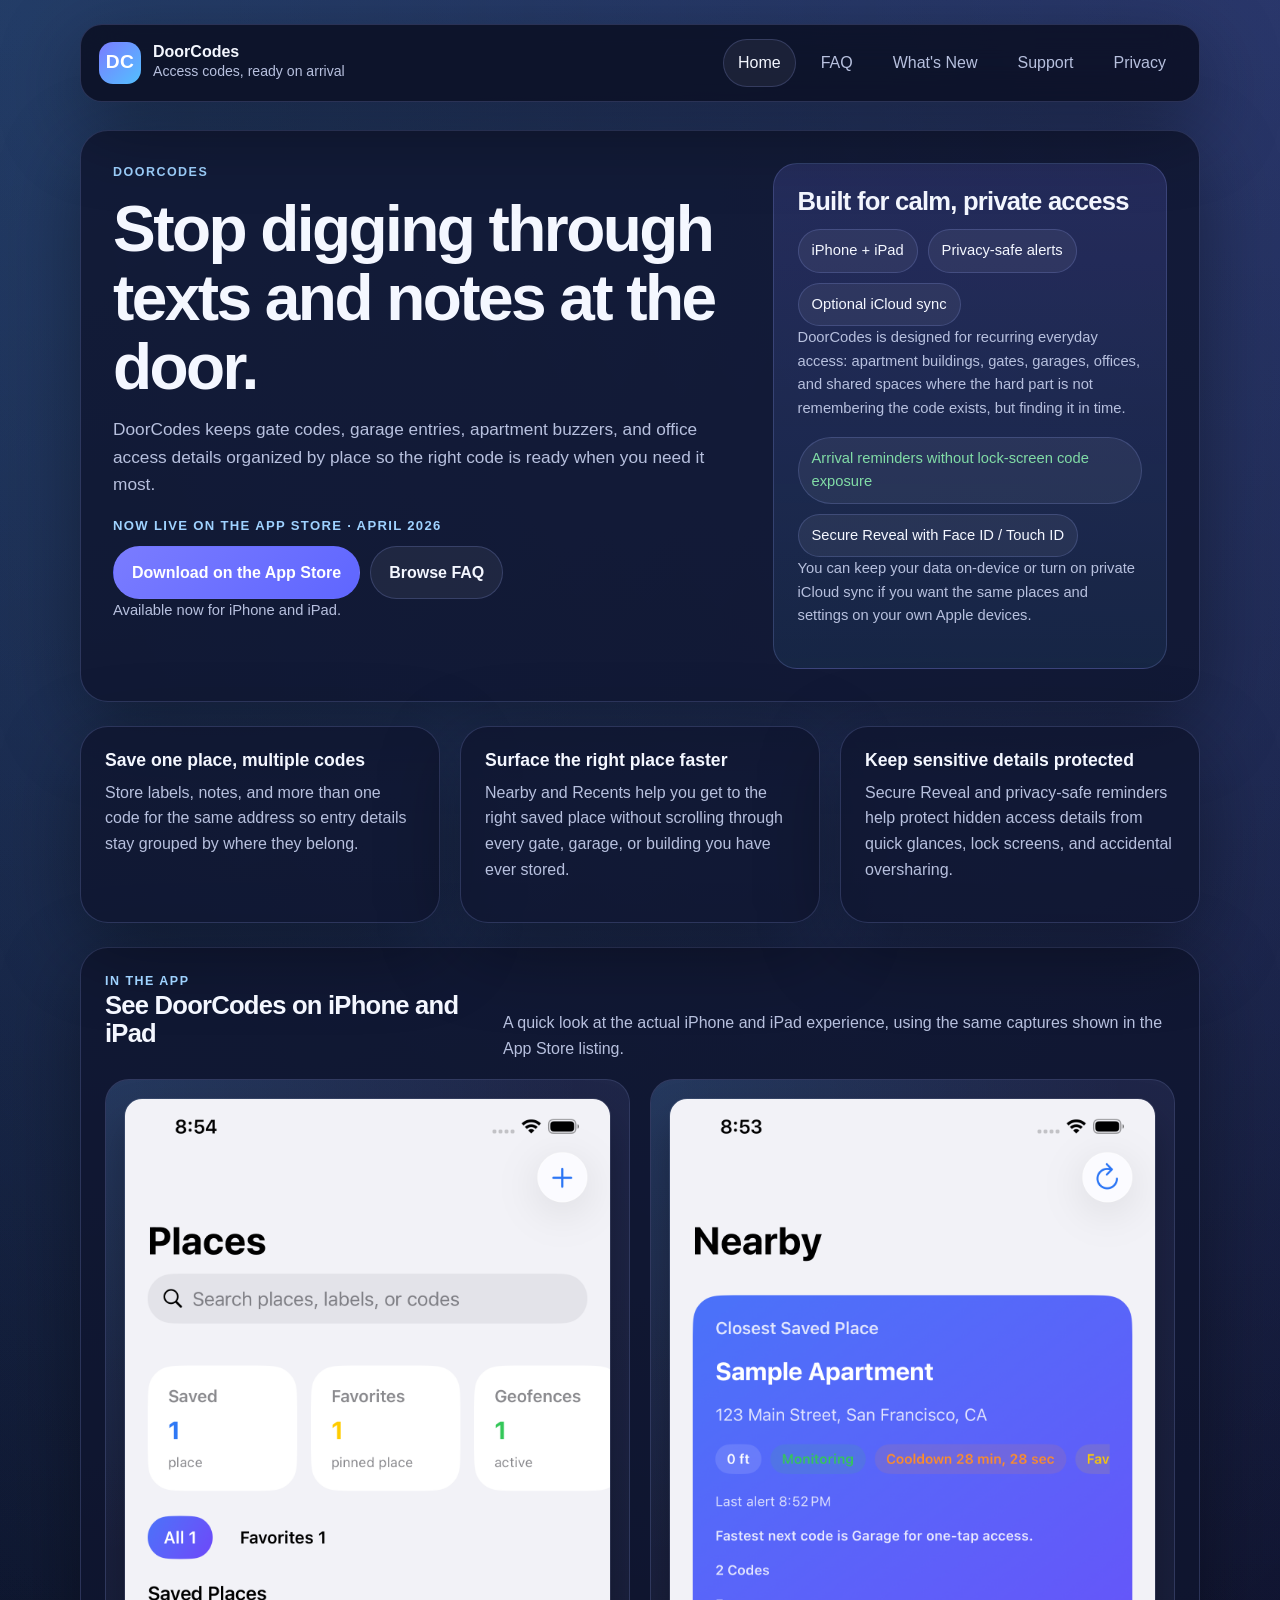
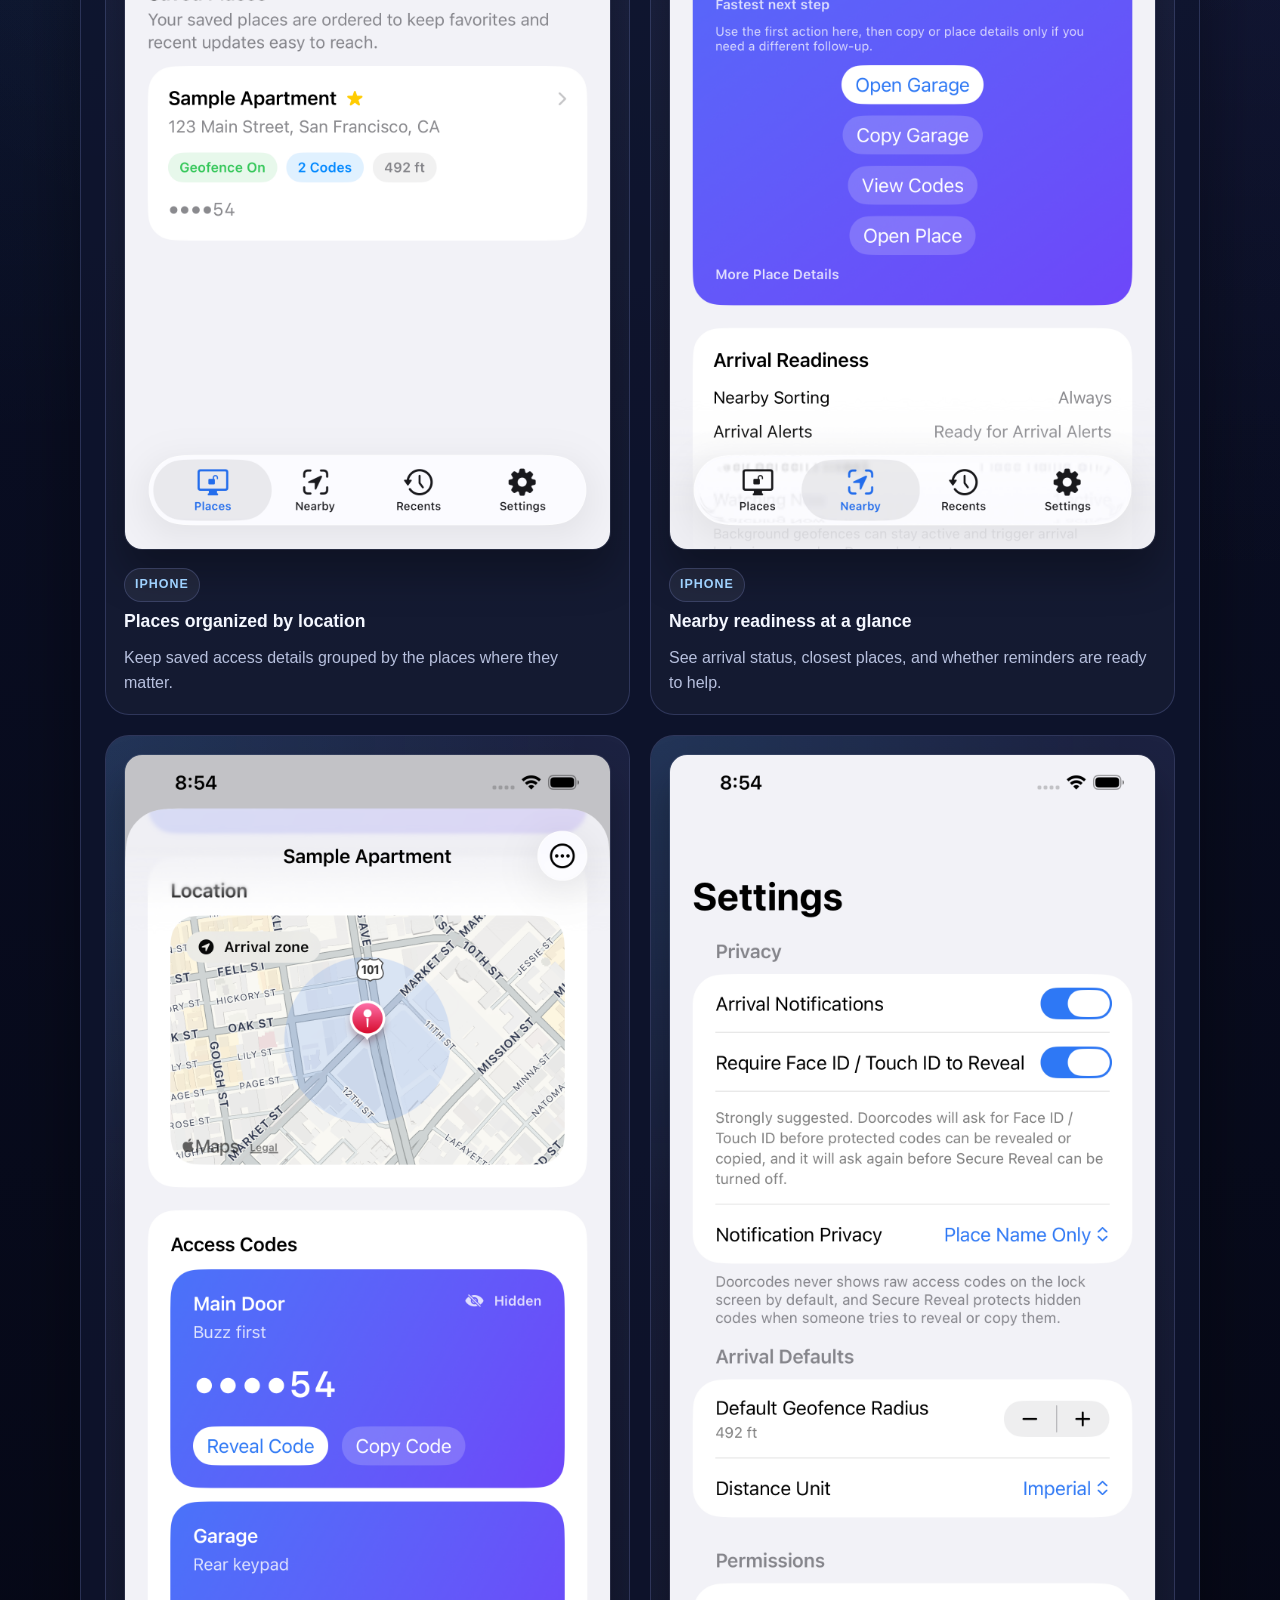
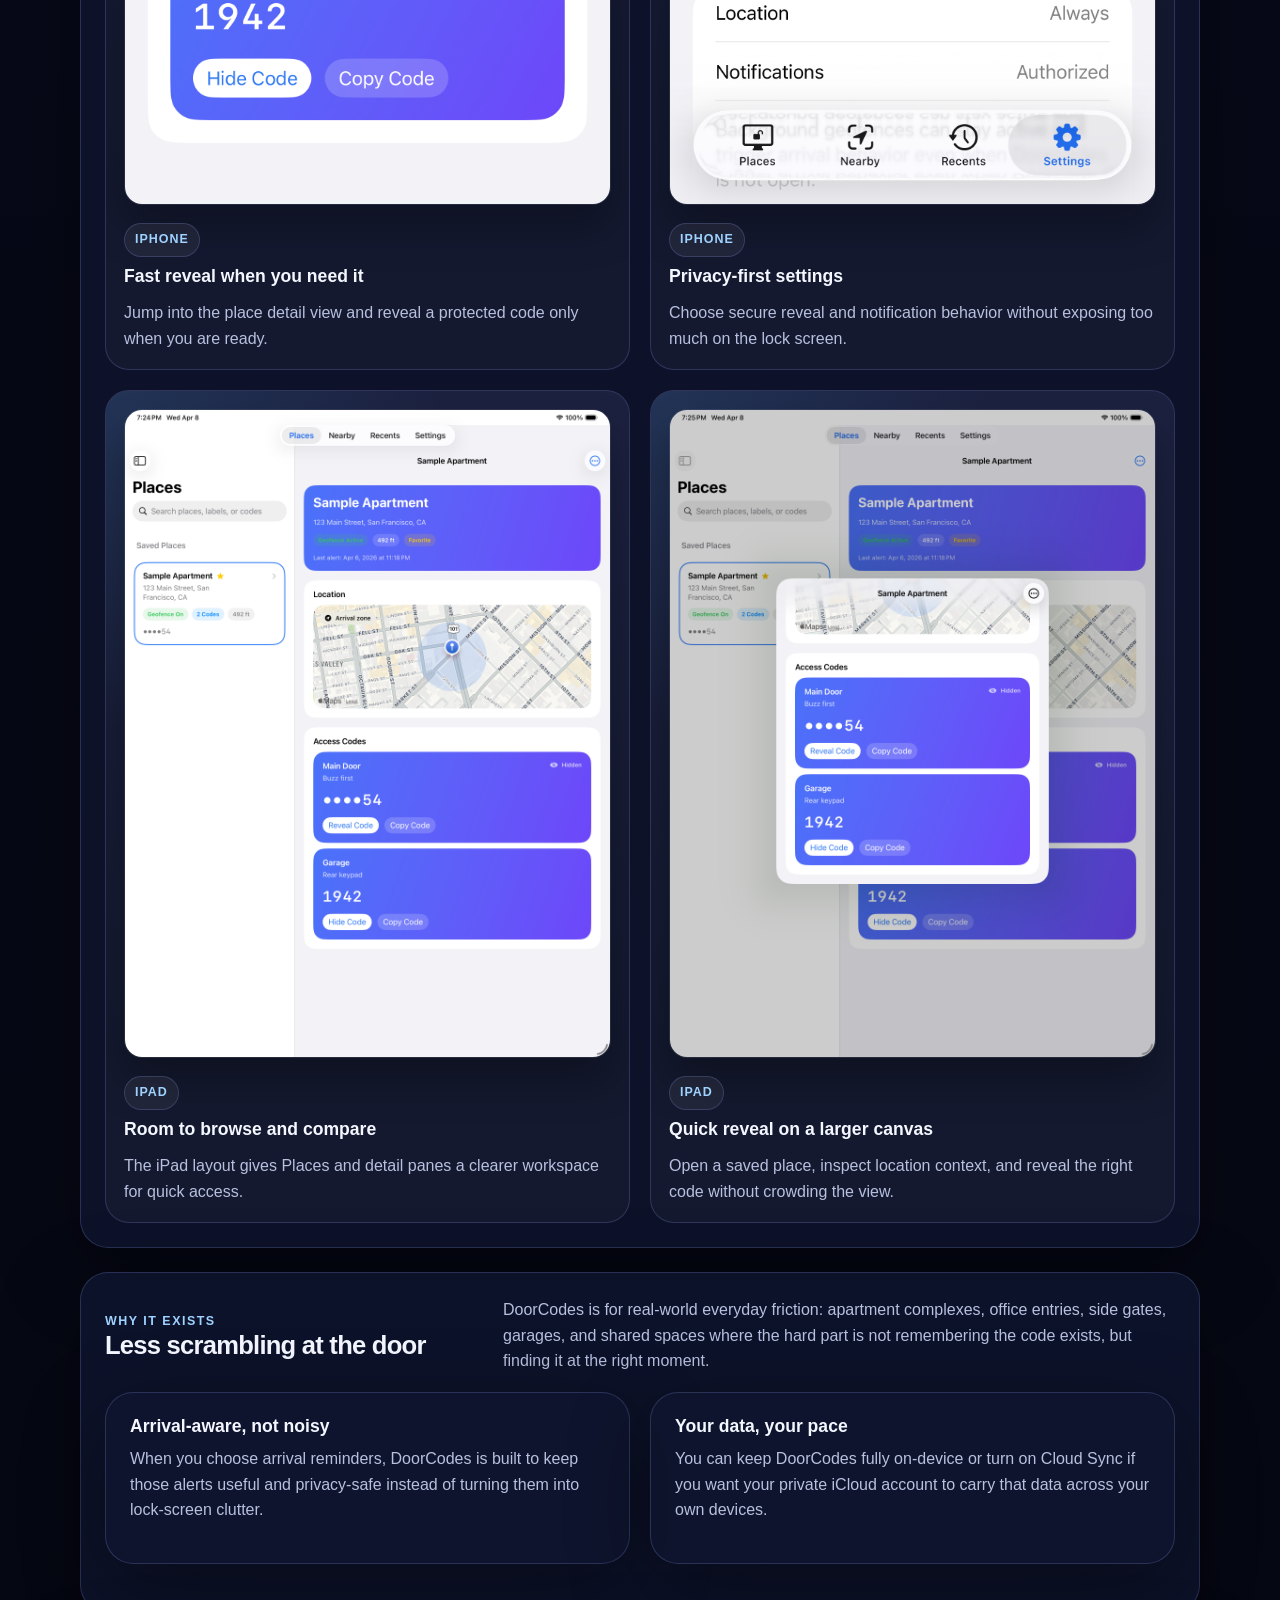
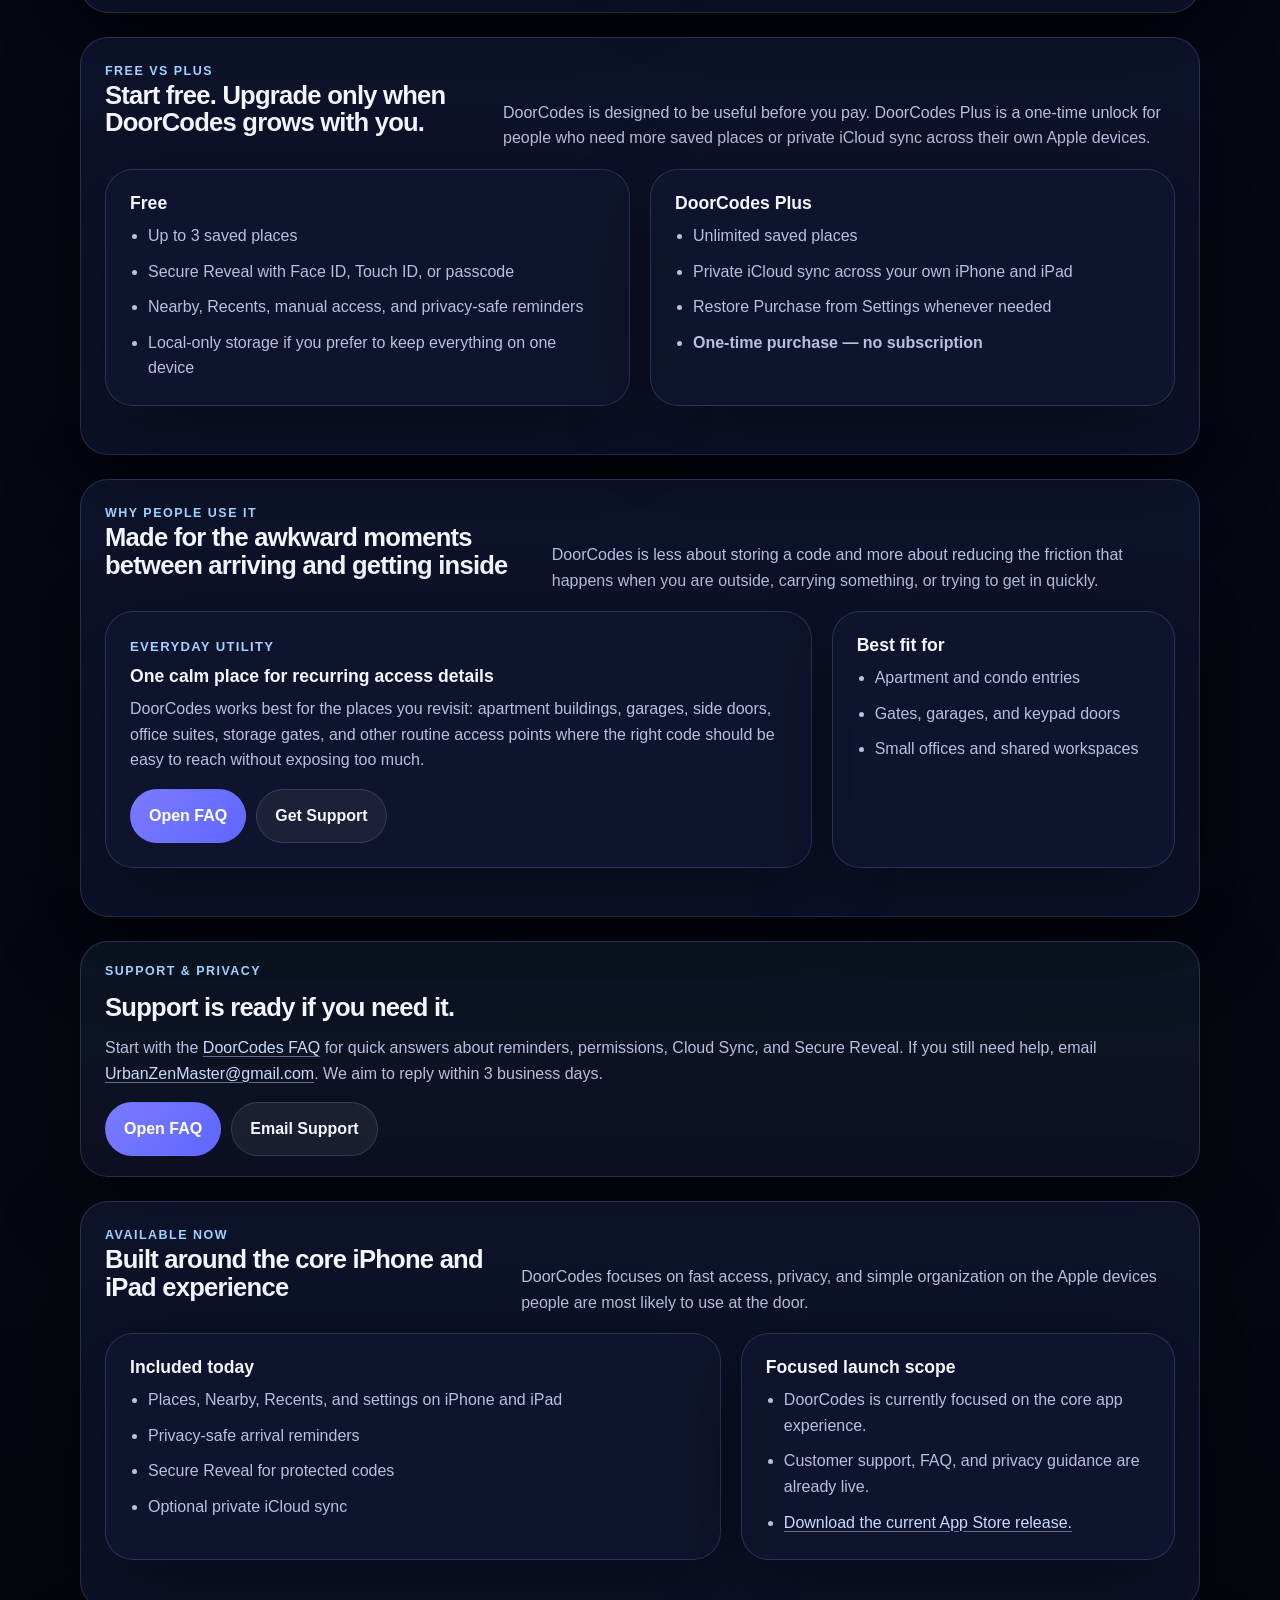
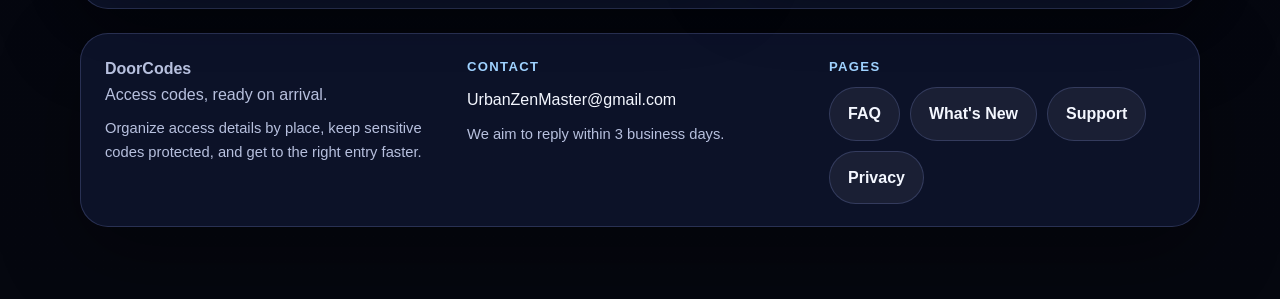
<file: index.html>
<!doctype html>
<html lang="en">
<head>
  <meta charset="utf-8">
  <meta name="viewport" content="width=device-width, initial-scale=1">
  <meta name="description" content="DoorCodes keeps place-based access details ready when you arrive, with privacy-safe reminders, Secure Reveal, and optional private iCloud sync on iPhone and iPad.">
  <meta name="robots" content="index,follow">
  <meta name="theme-color" content="#060816">
  <link rel="canonical" href="https://doorcodesapp.com/">
  <link rel="icon" type="image/png" href="assets/doorcodes-favicon-512.png">
  <link rel="apple-touch-icon" href="assets/apple-touch-icon.png">
  <meta property="og:site_name" content="DoorCodes">
  <meta property="og:type" content="website">
  <meta property="og:title" content="DoorCodes | Access codes, ready on arrival">
  <meta property="og:description" content="Keep access codes ready on arrival with privacy-safe reminders, Secure Reveal, and optional private iCloud sync on iPhone and iPad.">
  <meta property="og:url" content="https://doorcodesapp.com/">
  <meta property="og:image" content="https://doorcodesapp.com/assets/doorcodes-social-preview.png">
  <meta property="og:image:alt" content="DoorCodes website preview art for the privacy-first access-code app.">
  <meta name="twitter:card" content="summary_large_image">
  <meta name="twitter:title" content="DoorCodes | Access codes, ready on arrival">
  <meta name="twitter:description" content="Keep access codes ready on arrival with privacy-safe reminders, Secure Reveal, and optional private iCloud sync on iPhone and iPad.">
  <meta name="twitter:image" content="https://doorcodesapp.com/assets/doorcodes-social-preview.png">
  <title>DoorCodes | Access codes, ready on arrival</title>
  <link rel="stylesheet" href="site.css">
</head>
<body>
  <div class="shell">
    <header class="topbar">
      <div class="brand">
        <div class="brand-mark">DC</div>
        <div class="brand-copy">
          <strong>DoorCodes</strong>
          <span>Access codes, ready on arrival</span>
        </div>
      </div>
      <nav class="nav" aria-label="Primary">
        <a class="active" href="index.html">Home</a>
        <a href="faq.html">FAQ</a>
        <a href="whats-new.html">What's New</a>
        <a href="support.html">Support</a>
        <a href="privacy.html">Privacy</a>
      </nav>
    </header>

    <main>
      <section class="hero">
        <div>
          <p class="eyebrow">DoorCodes</p>
          <h1>Stop digging through texts and notes at the door.</h1>
          <p class="lede">DoorCodes keeps gate codes, garage entries, apartment buzzers, and office access details organized by place so the right code is ready when you need it most.</p>
          <p class="release-label">Now live on the App Store · April 2026</p>
          <div class="button-row">
            <a class="button primary app-store-cta" href="https://apps.apple.com/us/app/doorcodes-vault/id6761863570">Download on the App Store</a>
            <a class="button secondary" href="faq.html">Browse FAQ</a>
          </div>
          <p class="cta-note small">Available now for iPhone and iPad.</p>
        </div>

        <aside class="hero-card">
          <h2>Built for calm, private access</h2>
          <div class="hero-badges">
            <span class="badge">iPhone + iPad</span>
            <span class="badge">Privacy-safe alerts</span>
            <span class="badge">Optional iCloud sync</span>
          </div>
          <p class="small">DoorCodes is designed for recurring everyday access: apartment buildings, gates, garages, offices, and shared spaces where the hard part is not remembering the code exists, but finding it in time.</p>
          <div class="pill-row">
            <span class="pill success">Arrival reminders without lock-screen code exposure</span>
            <span class="pill">Secure Reveal with Face ID / Touch ID</span>
          </div>
          <p class="small">You can keep your data on-device or turn on private iCloud sync if you want the same places and settings on your own Apple devices.</p>
        </aside>
      </section>

      <section class="grid" aria-label="Highlights">
        <article class="card span-4">
          <h3>Save one place, multiple codes</h3>
          <p>Store labels, notes, and more than one code for the same address so entry details stay grouped by where they belong.</p>
        </article>

        <article class="card span-4">
          <h3>Surface the right place faster</h3>
          <p>Nearby and Recents help you get to the right saved place without scrolling through every gate, garage, or building you have ever stored.</p>
        </article>

        <article class="card span-4">
          <h3>Keep sensitive details protected</h3>
          <p>Secure Reveal and privacy-safe reminders help protect hidden access details from quick glances, lock screens, and accidental oversharing.</p>
        </article>
      </section>

      <section class="section">
        <div class="section-header">
          <div>
            <p class="eyebrow">In The App</p>
            <h2>See DoorCodes on iPhone and iPad</h2>
          </div>
          <p>A quick look at the actual iPhone and iPad experience, using the same captures shown in the App Store listing.</p>
        </div>

        <div class="screenshot-grid" aria-label="DoorCodes app screenshots">
          <article class="screenshot-card">
            <div class="screenshot-frame">
              <img src="screenshots/iphone/iphone-places-list.png" alt="DoorCodes Places list on iPhone">
            </div>
            <div class="screenshot-meta">
              <span class="device-chip">iPhone</span>
              <h3>Places organized by location</h3>
              <p>Keep saved access details grouped by the places where they matter.</p>
            </div>
          </article>

          <article class="screenshot-card">
            <div class="screenshot-frame">
              <img src="screenshots/iphone/iphone-nearby-ready.png" alt="DoorCodes Nearby readiness screen on iPhone">
            </div>
            <div class="screenshot-meta">
              <span class="device-chip">iPhone</span>
              <h3>Nearby readiness at a glance</h3>
              <p>See arrival status, closest places, and whether reminders are ready to help.</p>
            </div>
          </article>

          <article class="screenshot-card">
            <div class="screenshot-frame">
              <img src="screenshots/iphone/iphone-place-detail-quick-reveal.png" alt="DoorCodes place detail reveal screen on iPhone">
            </div>
            <div class="screenshot-meta">
              <span class="device-chip">iPhone</span>
              <h3>Fast reveal when you need it</h3>
              <p>Jump into the place detail view and reveal a protected code only when you are ready.</p>
            </div>
          </article>

          <article class="screenshot-card">
            <div class="screenshot-frame">
              <img src="screenshots/iphone/iphone-settings-privacy.png" alt="DoorCodes privacy settings on iPhone">
            </div>
            <div class="screenshot-meta">
              <span class="device-chip">iPhone</span>
              <h3>Privacy-first settings</h3>
              <p>Choose secure reveal and notification behavior without exposing too much on the lock screen.</p>
            </div>
          </article>

          <article class="screenshot-card">
            <div class="screenshot-frame">
              <img src="screenshots/ipad/ipad-places-workspace.png" alt="DoorCodes Places workspace on iPad">
            </div>
            <div class="screenshot-meta">
              <span class="device-chip">iPad</span>
              <h3>Room to browse and compare</h3>
              <p>The iPad layout gives Places and detail panes a clearer workspace for quick access.</p>
            </div>
          </article>

          <article class="screenshot-card">
            <div class="screenshot-frame">
              <img src="screenshots/ipad/ipad-place-detail-quick-reveal.png" alt="DoorCodes place detail on iPad">
            </div>
            <div class="screenshot-meta">
              <span class="device-chip">iPad</span>
              <h3>Quick reveal on a larger canvas</h3>
              <p>Open a saved place, inspect location context, and reveal the right code without crowding the view.</p>
            </div>
          </article>
        </div>
      </section>

      <section class="section">
        <div class="section-header">
          <div>
            <p class="eyebrow">Why It Exists</p>
            <h2>Less scrambling at the door</h2>
          </div>
          <p>DoorCodes is for real-world everyday friction: apartment complexes, office entries, side gates, garages, and shared spaces where the hard part is not remembering the code exists, but finding it at the right moment.</p>
        </div>
        <div class="grid">
          <article class="card span-6">
            <h3>Arrival-aware, not noisy</h3>
            <p>When you choose arrival reminders, DoorCodes is built to keep those alerts useful and privacy-safe instead of turning them into lock-screen clutter.</p>
          </article>
          <article class="card span-6">
            <h3>Your data, your pace</h3>
            <p>You can keep DoorCodes fully on-device or turn on Cloud Sync if you want your private iCloud account to carry that data across your own devices.</p>
          </article>
        </div>
      </section>

      <section class="section">
        <div class="section-header">
          <div>
            <p class="eyebrow">Free vs Plus</p>
            <h2>Start free. Upgrade only when DoorCodes grows with you.</h2>
          </div>
          <p>DoorCodes is designed to be useful before you pay. DoorCodes Plus is a one-time unlock for people who need more saved places or private iCloud sync across their own Apple devices.</p>
        </div>
        <div class="grid">
          <article class="card span-6">
            <h3>Free</h3>
            <ul>
              <li>Up to 3 saved places</li>
              <li>Secure Reveal with Face ID, Touch ID, or passcode</li>
              <li>Nearby, Recents, manual access, and privacy-safe reminders</li>
              <li>Local-only storage if you prefer to keep everything on one device</li>
            </ul>
          </article>

          <article class="card span-6">
            <h3>DoorCodes Plus</h3>
            <ul>
              <li>Unlimited saved places</li>
              <li>Private iCloud sync across your own iPhone and iPad</li>
              <li>Restore Purchase from Settings whenever needed</li>
              <li><strong>One-time purchase — no subscription</strong></li>
            </ul>
          </article>
        </div>
      </section>

      <section class="section">
        <div class="section-header">
          <div>
            <p class="eyebrow">Why People Use It</p>
            <h2>Made for the awkward moments between arriving and getting inside</h2>
          </div>
          <p>DoorCodes is less about storing a code and more about reducing the friction that happens when you are outside, carrying something, or trying to get in quickly.</p>
        </div>
        <div class="grid">
          <article class="card span-8">
            <p class="release-label">Everyday Utility</p>
            <h3>One calm place for recurring access details</h3>
            <p>DoorCodes works best for the places you revisit: apartment buildings, garages, side doors, office suites, storage gates, and other routine access points where the right code should be easy to reach without exposing too much.</p>
            <div class="button-row">
              <a class="button primary" href="faq.html">Open FAQ</a>
              <a class="button secondary" href="support.html">Get Support</a>
            </div>
          </article>
          <article class="card span-4">
            <h3>Best fit for</h3>
            <ul>
              <li>Apartment and condo entries</li>
              <li>Gates, garages, and keypad doors</li>
              <li>Small offices and shared workspaces</li>
            </ul>
          </article>
        </div>
      </section>

      <section class="callout">
        <p class="eyebrow">Support & Privacy</p>
        <h2>Support is ready if you need it.</h2>
        <p>Start with the <a class="inline-link" href="faq.html">DoorCodes FAQ</a> for quick answers about reminders, permissions, Cloud Sync, and Secure Reveal. If you still need help, email <a class="inline-link" href="mailto:UrbanZenMaster@gmail.com?subject=DoorCodes%20Support">UrbanZenMaster@gmail.com</a>. We aim to reply within 3 business days.</p>
        <div class="button-row">
          <a class="button primary" href="faq.html">Open FAQ</a>
          <a class="button secondary" href="mailto:UrbanZenMaster@gmail.com?subject=DoorCodes%20Support">Email Support</a>
        </div>
      </section>

      <section class="section">
        <div class="section-header">
          <div>
            <p class="eyebrow">Available Now</p>
            <h2>Built around the core iPhone and iPad experience</h2>
          </div>
          <p>DoorCodes focuses on fast access, privacy, and simple organization on the Apple devices people are most likely to use at the door.</p>
        </div>
        <div class="grid">
          <article class="card span-7">
            <h3>Included today</h3>
            <ul>
              <li>Places, Nearby, Recents, and settings on iPhone and iPad</li>
              <li>Privacy-safe arrival reminders</li>
              <li>Secure Reveal for protected codes</li>
              <li>Optional private iCloud sync</li>
            </ul>
          </article>

          <article class="card span-5">
            <h3>Focused launch scope</h3>
            <ul>
              <li>DoorCodes is currently focused on the core app experience.</li>
              <li>Customer support, FAQ, and privacy guidance are already live.</li>
              <li><a class="inline-link" href="https://apps.apple.com/us/app/doorcodes-vault/id6761863570">Download the current App Store release.</a></li>
            </ul>
          </article>
        </div>
      </section>
    </main>

    <footer class="footer">
      <div class="footer-block">
        <p><strong>DoorCodes</strong><br><span class="muted">Access codes, ready on arrival.</span></p>
        <p class="small footer-note">Organize access details by place, keep sensitive codes protected, and get to the right entry faster.</p>
      </div>
      <div class="footer-block">
        <p class="footer-title">Contact</p>
        <a class="footer-link" href="mailto:UrbanZenMaster@gmail.com?subject=DoorCodes%20Support">UrbanZenMaster@gmail.com</a>
        <p class="small muted">We aim to reply within 3 business days.</p>
      </div>
      <div class="footer-block">
        <p class="footer-title">Pages</p>
        <div class="meta-row">
          <a class="button secondary" href="faq.html">FAQ</a>
          <a class="button secondary" href="whats-new.html">What's New</a>
          <a class="button secondary" href="support.html">Support</a>
          <a class="button secondary" href="privacy.html">Privacy</a>
        </div>
      </div>
    </footer>
  </div>
</body>
</html>
</file>
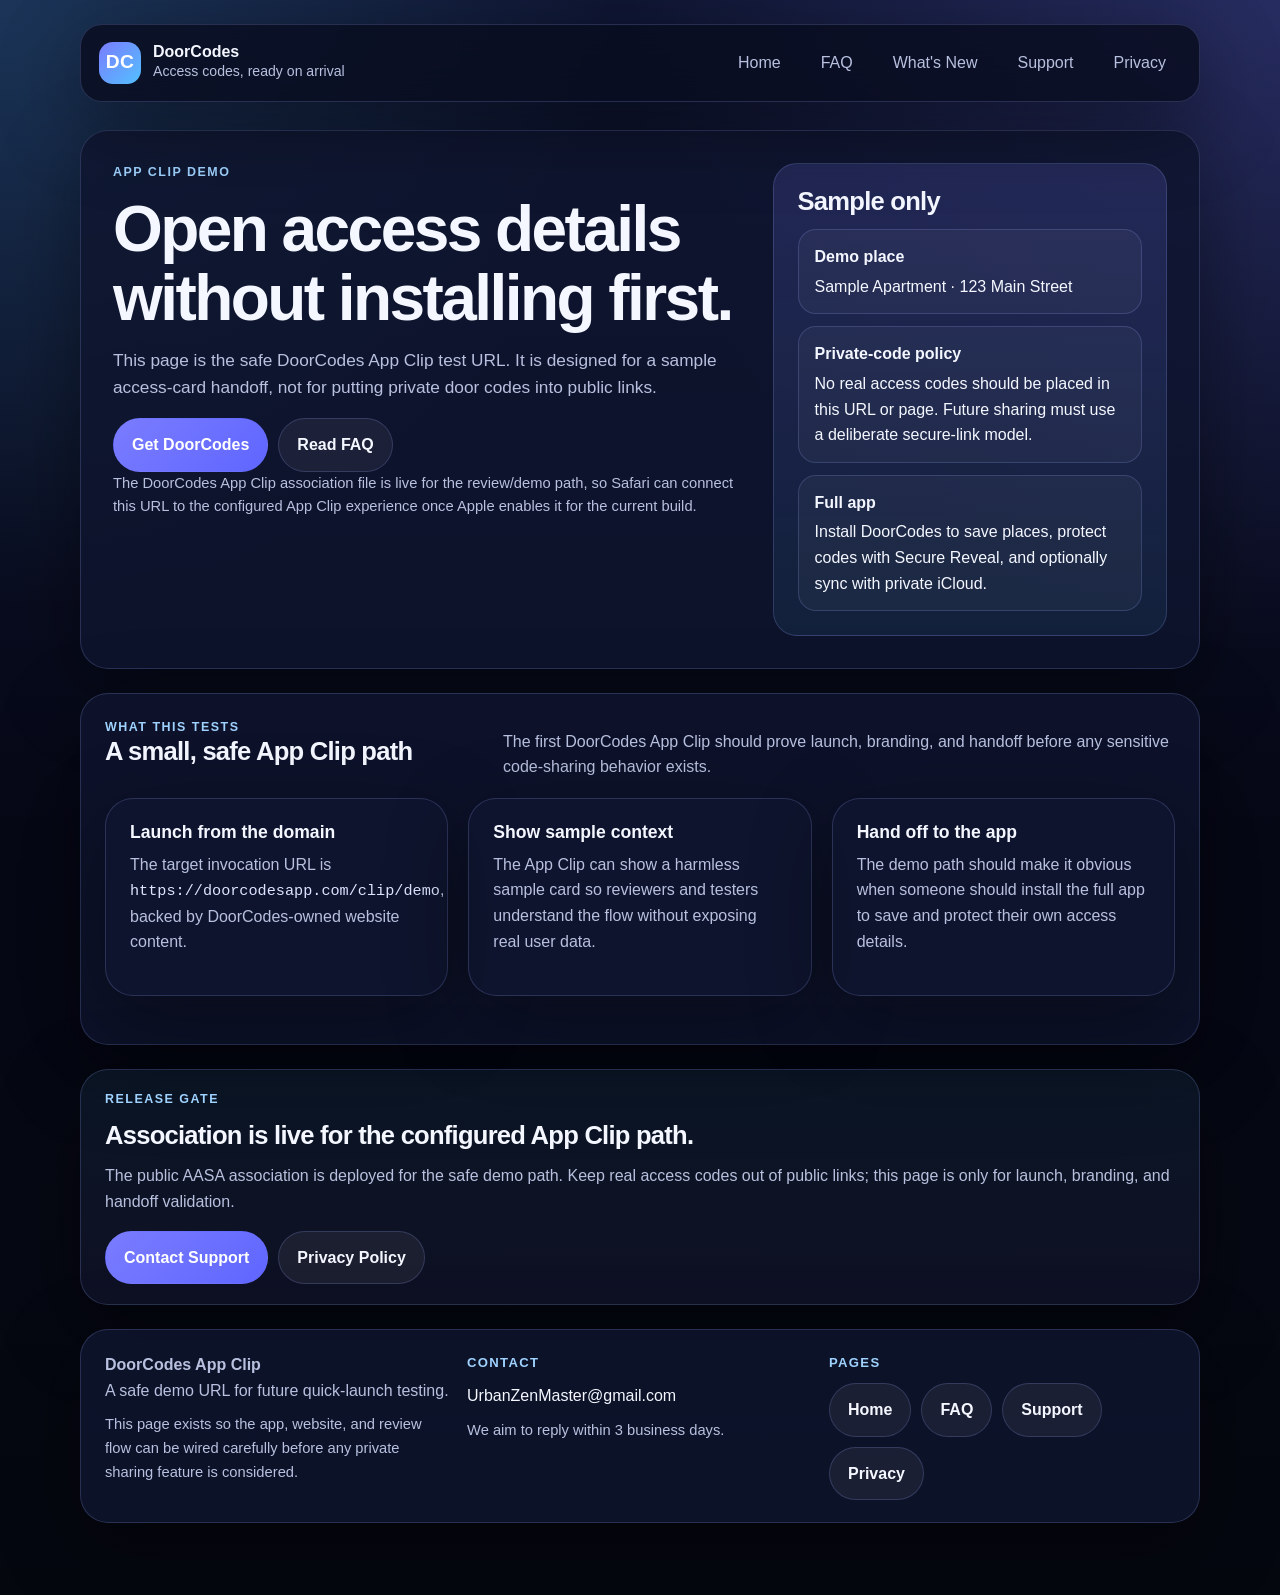
<file: clip/demo/index.html>
<!doctype html>
<html lang="en">
<head>
  <meta charset="utf-8">
  <meta name="viewport" content="width=device-width, initial-scale=1">
  <meta name="description" content="DoorCodes App Clip demo page for quick access-card previews and full-app handoff testing.">
  <meta name="robots" content="index,follow">
  <meta name="theme-color" content="#060816">
  <link rel="canonical" href="https://doorcodesapp.com/clip/demo/">
  <link rel="icon" type="image/png" href="../../assets/doorcodes-favicon-512.png">
  <link rel="apple-touch-icon" href="../../assets/apple-touch-icon.png">
  <meta property="og:site_name" content="DoorCodes">
  <meta property="og:type" content="website">
  <meta property="og:title" content="DoorCodes App Clip Demo">
  <meta property="og:description" content="A safe sample App Clip entry point for DoorCodes access-card previews.">
  <meta property="og:url" content="https://doorcodesapp.com/clip/demo/">
  <meta property="og:image" content="https://doorcodesapp.com/assets/doorcodes-social-preview.png">
  <meta property="og:image:alt" content="DoorCodes website preview art for the privacy-first access-code app.">
  <meta name="twitter:card" content="summary_large_image">
  <meta name="twitter:title" content="DoorCodes App Clip Demo">
  <meta name="twitter:description" content="A safe sample App Clip entry point for DoorCodes access-card previews.">
  <meta name="twitter:image" content="https://doorcodesapp.com/assets/doorcodes-social-preview.png">
  <title>DoorCodes App Clip Demo</title>
  <link rel="stylesheet" href="../../site.css">
</head>
<body>
  <div class="shell">
    <header class="topbar">
      <div class="brand">
        <div class="brand-mark">DC</div>
        <div class="brand-copy">
          <strong>DoorCodes</strong>
          <span>Access codes, ready on arrival</span>
        </div>
      </div>
      <nav class="nav" aria-label="Primary">
        <a href="../../index.html">Home</a>
        <a href="../../faq.html">FAQ</a>
        <a href="../../whats-new.html">What's New</a>
        <a href="../../support.html">Support</a>
        <a href="../../privacy.html">Privacy</a>
      </nav>
    </header>

    <main>
      <section class="hero">
        <div>
          <p class="eyebrow">App Clip Demo</p>
          <h1>Open access details without installing first.</h1>
          <p class="lede">This page is the safe DoorCodes App Clip test URL. It is designed for a sample access-card handoff, not for putting private door codes into public links.</p>
          <div class="button-row">
            <a class="button primary" href="https://apps.apple.com/us/app/doorcodes-vault/id6761863570">Get DoorCodes</a>
            <a class="button secondary" href="../../faq.html">Read FAQ</a>
          </div>
          <p class="cta-note small">The DoorCodes App Clip association file is live for the review/demo path, so Safari can connect this URL to the configured App Clip experience once Apple enables it for the current build.</p>
        </div>

        <aside class="hero-card">
          <h2>Sample only</h2>
          <div class="meta-list">
            <div class="meta-item">
              <strong>Demo place</strong>
              <span>Sample Apartment · 123 Main Street</span>
            </div>
            <div class="meta-item">
              <strong>Private-code policy</strong>
              <span>No real access codes should be placed in this URL or page. Future sharing must use a deliberate secure-link model.</span>
            </div>
            <div class="meta-item">
              <strong>Full app</strong>
              <span>Install DoorCodes to save places, protect codes with Secure Reveal, and optionally sync with private iCloud.</span>
            </div>
          </div>
        </aside>
      </section>

      <section class="section">
        <div class="section-header">
          <div>
            <p class="eyebrow">What This Tests</p>
            <h2>A small, safe App Clip path</h2>
          </div>
          <p>The first DoorCodes App Clip should prove launch, branding, and handoff before any sensitive code-sharing behavior exists.</p>
        </div>
        <div class="grid">
          <article class="card span-4">
            <h3>Launch from the domain</h3>
            <p>The target invocation URL is <code>https://doorcodesapp.com/clip/demo</code>, backed by DoorCodes-owned website content.</p>
          </article>
          <article class="card span-4">
            <h3>Show sample context</h3>
            <p>The App Clip can show a harmless sample card so reviewers and testers understand the flow without exposing real user data.</p>
          </article>
          <article class="card span-4">
            <h3>Hand off to the app</h3>
            <p>The demo path should make it obvious when someone should install the full app to save and protect their own access details.</p>
          </article>
        </div>
      </section>

      <section class="callout">
        <p class="eyebrow">Release Gate</p>
        <h2>Association is live for the configured App Clip path.</h2>
        <p>The public AASA association is deployed for the safe demo path. Keep real access codes out of public links; this page is only for launch, branding, and handoff validation.</p>
        <div class="button-row">
          <a class="button primary" href="../../support.html">Contact Support</a>
          <a class="button secondary" href="../../privacy.html">Privacy Policy</a>
        </div>
      </section>
    </main>

    <footer class="footer">
      <div class="footer-block">
        <p><strong>DoorCodes App Clip</strong><br><span class="muted">A safe demo URL for future quick-launch testing.</span></p>
        <p class="small footer-note">This page exists so the app, website, and review flow can be wired carefully before any private sharing feature is considered.</p>
      </div>
      <div class="footer-block">
        <p class="footer-title">Contact</p>
        <a class="footer-link" href="mailto:UrbanZenMaster@gmail.com?subject=DoorCodes%20Support">UrbanZenMaster@gmail.com</a>
        <p class="small muted">We aim to reply within 3 business days.</p>
      </div>
      <div class="footer-block">
        <p class="footer-title">Pages</p>
        <div class="meta-row">
          <a class="button secondary" href="../../index.html">Home</a>
          <a class="button secondary" href="../../faq.html">FAQ</a>
          <a class="button secondary" href="../../support.html">Support</a>
          <a class="button secondary" href="../../privacy.html">Privacy</a>
        </div>
      </div>
    </footer>
  </div>
</body>
</html>
</file>
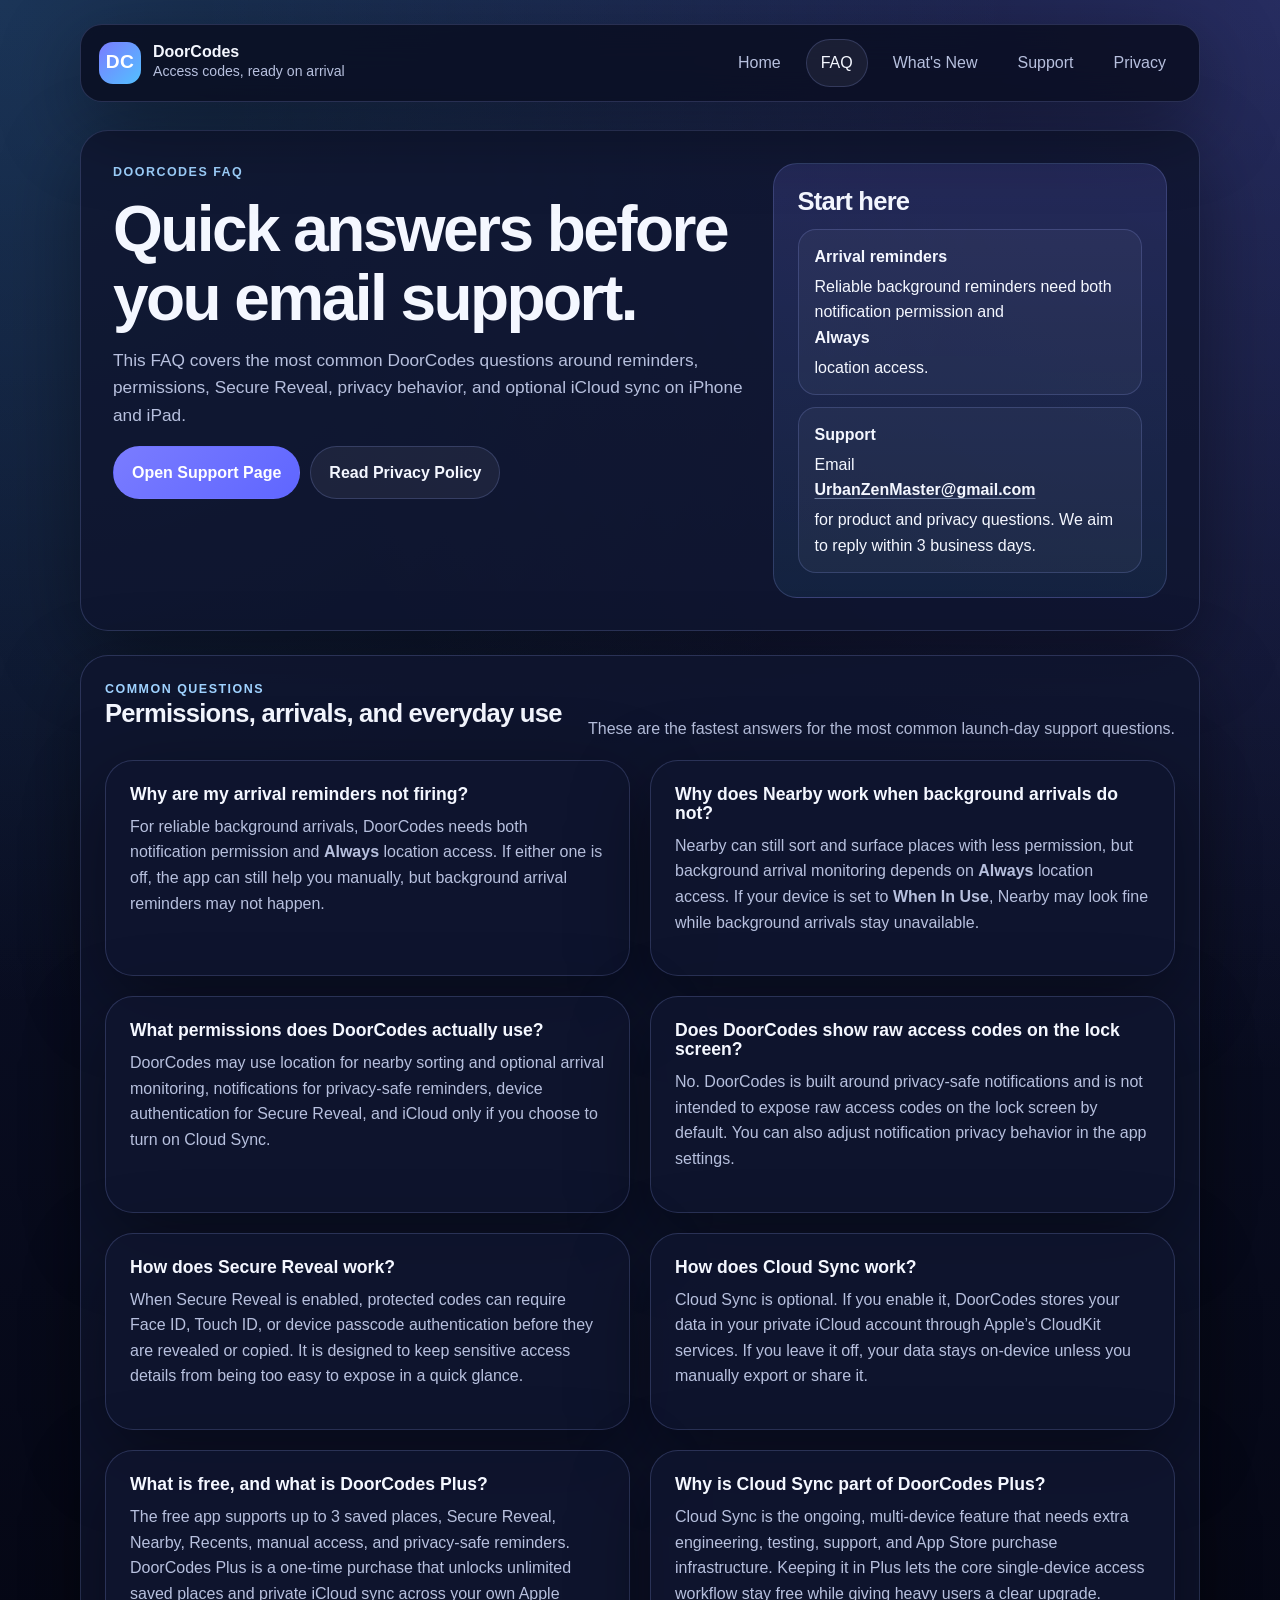
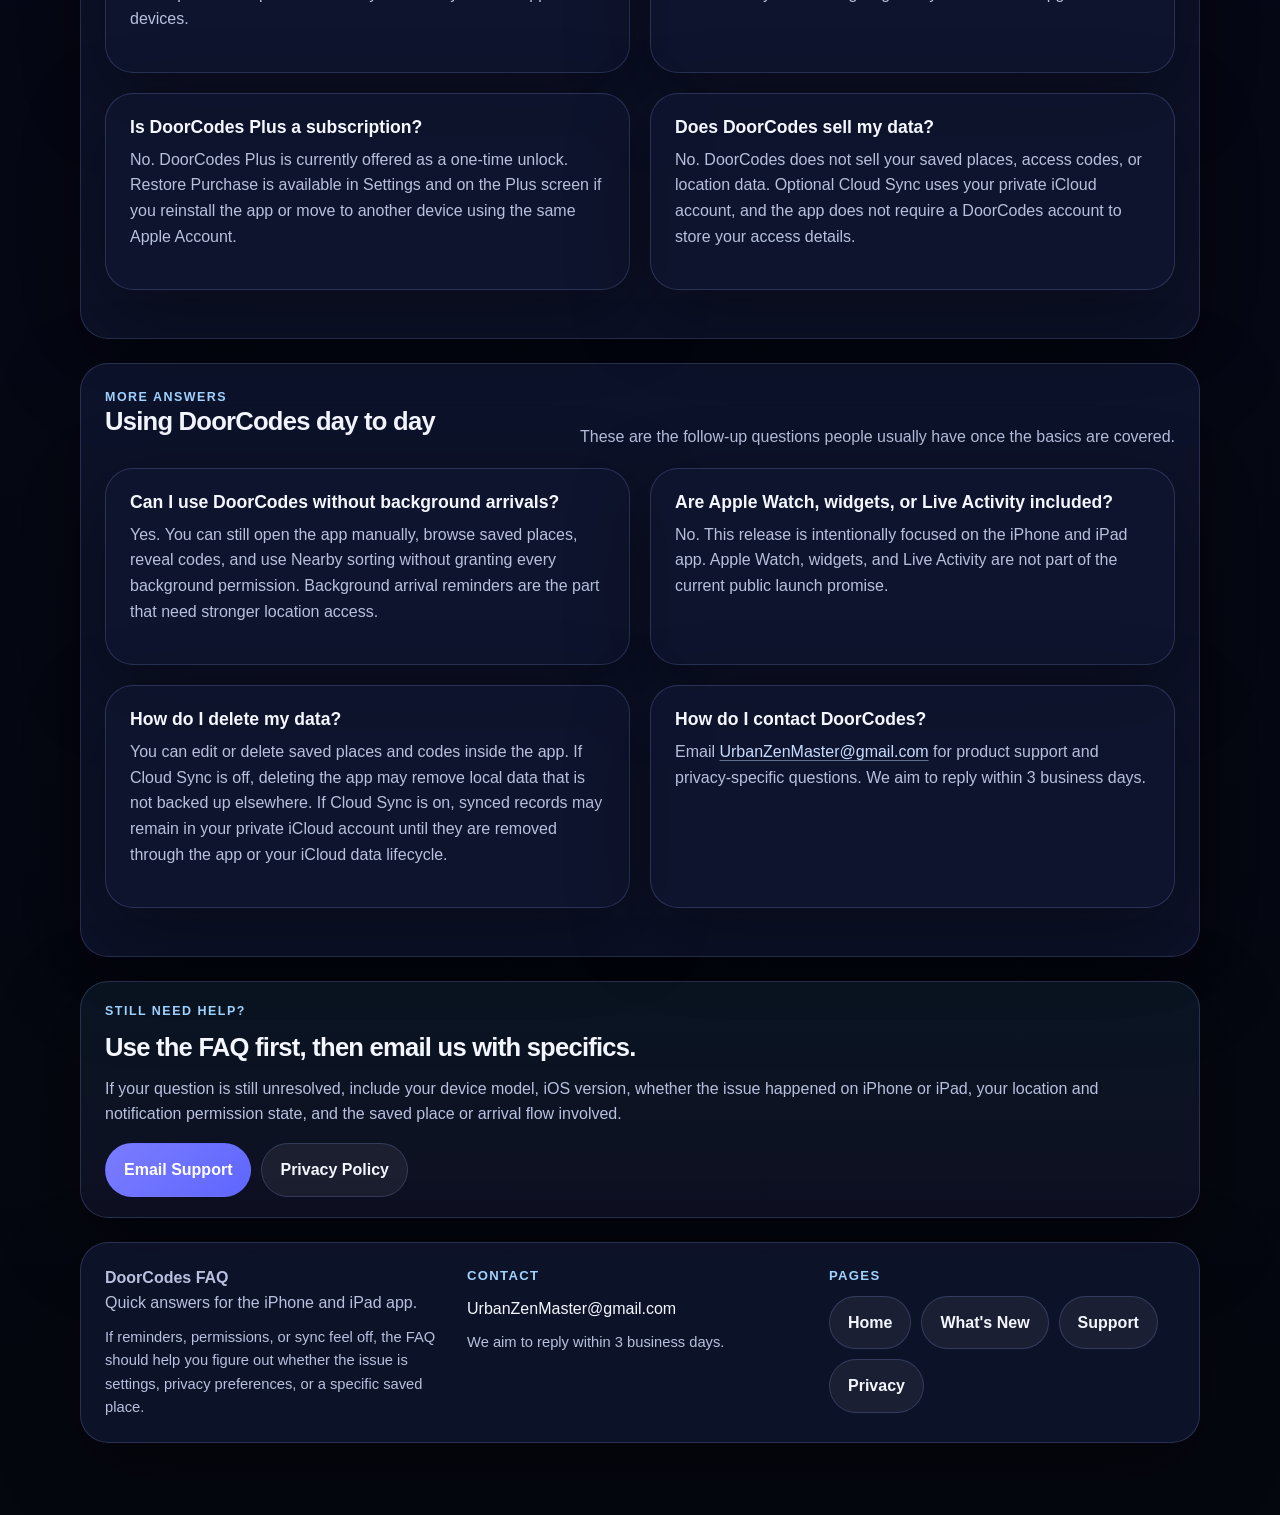
<file: faq.html>
<!doctype html>
<html lang="en">
<head>
  <meta charset="utf-8">
  <meta name="viewport" content="width=device-width, initial-scale=1">
  <meta name="description" content="Quick answers for DoorCodes on iPhone and iPad, including permissions, privacy, Cloud Sync, Secure Reveal, and launch-scope questions.">
  <meta name="robots" content="index,follow">
  <meta name="theme-color" content="#060816">
  <link rel="canonical" href="https://doorcodesapp.com/faq.html">
  <link rel="icon" type="image/png" href="assets/doorcodes-favicon-512.png">
  <link rel="apple-touch-icon" href="assets/apple-touch-icon.png">
  <meta property="og:site_name" content="DoorCodes">
  <meta property="og:type" content="website">
  <meta property="og:title" content="DoorCodes FAQ | Quick answers for iPhone and iPad">
  <meta property="og:description" content="Get quick answers about DoorCodes permissions, privacy-safe arrivals, Secure Reveal, optional iCloud sync, and launch scope on iPhone and iPad.">
  <meta property="og:url" content="https://doorcodesapp.com/faq.html">
  <meta property="og:image" content="https://doorcodesapp.com/assets/doorcodes-social-preview.png">
  <meta property="og:image:alt" content="DoorCodes website preview art for the privacy-first access-code app.">
  <meta name="twitter:card" content="summary_large_image">
  <meta name="twitter:title" content="DoorCodes FAQ | Quick answers for iPhone and iPad">
  <meta name="twitter:description" content="Get quick answers about DoorCodes permissions, privacy-safe arrivals, Secure Reveal, optional iCloud sync, and launch scope on iPhone and iPad.">
  <meta name="twitter:image" content="https://doorcodesapp.com/assets/doorcodes-social-preview.png">
  <title>DoorCodes FAQ | Quick answers for iPhone and iPad</title>
  <link rel="stylesheet" href="site.css">
</head>
<body>
  <div class="shell">
    <header class="topbar">
      <div class="brand">
        <div class="brand-mark">DC</div>
        <div class="brand-copy">
          <strong>DoorCodes</strong>
          <span>Access codes, ready on arrival</span>
        </div>
      </div>
      <nav class="nav" aria-label="Primary">
        <a href="index.html">Home</a>
        <a class="active" href="faq.html">FAQ</a>
        <a href="whats-new.html">What's New</a>
        <a href="support.html">Support</a>
        <a href="privacy.html">Privacy</a>
      </nav>
    </header>

    <main>
      <section class="hero">
        <div>
          <p class="eyebrow">DoorCodes FAQ</p>
          <h1>Quick answers before you email support.</h1>
          <p class="lede">This FAQ covers the most common DoorCodes questions around reminders, permissions, Secure Reveal, privacy behavior, and optional iCloud sync on iPhone and iPad.</p>
          <div class="button-row">
            <a class="button primary" href="support.html">Open Support Page</a>
            <a class="button secondary" href="privacy.html">Read Privacy Policy</a>
          </div>
        </div>

        <aside class="hero-card">
          <h2>Start here</h2>
          <div class="meta-list">
            <div class="meta-item">
              <strong>Arrival reminders</strong>
              <span>Reliable background reminders need both notification permission and <strong>Always</strong> location access.</span>
            </div>
            <div class="meta-item">
              <strong>Support</strong>
              <span>Email <a class="inline-link" href="mailto:UrbanZenMaster@gmail.com?subject=DoorCodes%20Support"><strong>UrbanZenMaster@gmail.com</strong></a> for product and privacy questions. We aim to reply within 3 business days.</span>
            </div>
          </div>
        </aside>
      </section>

      <section class="section">
        <div class="section-header">
          <div>
            <p class="eyebrow">Common Questions</p>
            <h2>Permissions, arrivals, and everyday use</h2>
          </div>
          <p>These are the fastest answers for the most common launch-day support questions.</p>
        </div>
        <div class="grid">
          <article class="card span-6">
            <h3>Why are my arrival reminders not firing?</h3>
            <p>For reliable background arrivals, DoorCodes needs both notification permission and <strong>Always</strong> location access. If either one is off, the app can still help you manually, but background arrival reminders may not happen.</p>
          </article>
          <article class="card span-6">
            <h3>Why does Nearby work when background arrivals do not?</h3>
            <p>Nearby can still sort and surface places with less permission, but background arrival monitoring depends on <strong>Always</strong> location access. If your device is set to <strong>When In Use</strong>, Nearby may look fine while background arrivals stay unavailable.</p>
          </article>
          <article class="card span-6">
            <h3>What permissions does DoorCodes actually use?</h3>
            <p>DoorCodes may use location for nearby sorting and optional arrival monitoring, notifications for privacy-safe reminders, device authentication for Secure Reveal, and iCloud only if you choose to turn on Cloud Sync.</p>
          </article>
          <article class="card span-6">
            <h3>Does DoorCodes show raw access codes on the lock screen?</h3>
            <p>No. DoorCodes is built around privacy-safe notifications and is not intended to expose raw access codes on the lock screen by default. You can also adjust notification privacy behavior in the app settings.</p>
          </article>
          <article class="card span-6">
            <h3>How does Secure Reveal work?</h3>
            <p>When Secure Reveal is enabled, protected codes can require Face ID, Touch ID, or device passcode authentication before they are revealed or copied. It is designed to keep sensitive access details from being too easy to expose in a quick glance.</p>
          </article>
          <article class="card span-6">
            <h3>How does Cloud Sync work?</h3>
            <p>Cloud Sync is optional. If you enable it, DoorCodes stores your data in your private iCloud account through Apple’s CloudKit services. If you leave it off, your data stays on-device unless you manually export or share it.</p>
          </article>
          <article class="card span-6">
            <h3>What is free, and what is DoorCodes Plus?</h3>
            <p>The free app supports up to 3 saved places, Secure Reveal, Nearby, Recents, manual access, and privacy-safe reminders. DoorCodes Plus is a one-time purchase that unlocks unlimited saved places and private iCloud sync across your own Apple devices.</p>
          </article>
          <article class="card span-6">
            <h3>Why is Cloud Sync part of DoorCodes Plus?</h3>
            <p>Cloud Sync is the ongoing, multi-device feature that needs extra engineering, testing, support, and App Store purchase infrastructure. Keeping it in Plus lets the core single-device access workflow stay free while giving heavy users a clear upgrade.</p>
          </article>
          <article class="card span-6">
            <h3>Is DoorCodes Plus a subscription?</h3>
            <p>No. DoorCodes Plus is currently offered as a one-time unlock. Restore Purchase is available in Settings and on the Plus screen if you reinstall the app or move to another device using the same Apple Account.</p>
          </article>
          <article class="card span-6">
            <h3>Does DoorCodes sell my data?</h3>
            <p>No. DoorCodes does not sell your saved places, access codes, or location data. Optional Cloud Sync uses your private iCloud account, and the app does not require a DoorCodes account to store your access details.</p>
          </article>
        </div>
      </section>

      <section class="section">
        <div class="section-header">
          <div>
            <p class="eyebrow">More Answers</p>
            <h2>Using DoorCodes day to day</h2>
          </div>
          <p>These are the follow-up questions people usually have once the basics are covered.</p>
        </div>
        <div class="grid">
          <article class="card span-6">
            <h3>Can I use DoorCodes without background arrivals?</h3>
            <p>Yes. You can still open the app manually, browse saved places, reveal codes, and use Nearby sorting without granting every background permission. Background arrival reminders are the part that need stronger location access.</p>
          </article>
          <article class="card span-6">
            <h3>Are Apple Watch, widgets, or Live Activity included?</h3>
            <p>No. This release is intentionally focused on the iPhone and iPad app. Apple Watch, widgets, and Live Activity are not part of the current public launch promise.</p>
          </article>
          <article class="card span-6">
            <h3>How do I delete my data?</h3>
            <p>You can edit or delete saved places and codes inside the app. If Cloud Sync is off, deleting the app may remove local data that is not backed up elsewhere. If Cloud Sync is on, synced records may remain in your private iCloud account until they are removed through the app or your iCloud data lifecycle.</p>
          </article>
          <article class="card span-6">
            <h3>How do I contact DoorCodes?</h3>
            <p>Email <a class="inline-link" href="mailto:UrbanZenMaster@gmail.com?subject=DoorCodes%20Support">UrbanZenMaster@gmail.com</a> for product support and privacy-specific questions. We aim to reply within 3 business days.</p>
          </article>
        </div>
      </section>

      <section class="callout">
        <p class="eyebrow">Still Need Help?</p>
        <h2>Use the FAQ first, then email us with specifics.</h2>
        <p>If your question is still unresolved, include your device model, iOS version, whether the issue happened on iPhone or iPad, your location and notification permission state, and the saved place or arrival flow involved.</p>
        <div class="button-row">
          <a class="button primary" href="mailto:UrbanZenMaster@gmail.com?subject=DoorCodes%20Support">Email Support</a>
          <a class="button secondary" href="privacy.html">Privacy Policy</a>
        </div>
      </section>
    </main>

    <footer class="footer">
      <div class="footer-block">
        <p><strong>DoorCodes FAQ</strong><br><span class="muted">Quick answers for the iPhone and iPad app.</span></p>
        <p class="small footer-note">If reminders, permissions, or sync feel off, the FAQ should help you figure out whether the issue is settings, privacy preferences, or a specific saved place.</p>
      </div>
      <div class="footer-block">
        <p class="footer-title">Contact</p>
        <a class="footer-link" href="mailto:UrbanZenMaster@gmail.com?subject=DoorCodes%20Support">UrbanZenMaster@gmail.com</a>
        <p class="small muted">We aim to reply within 3 business days.</p>
      </div>
      <div class="footer-block">
        <p class="footer-title">Pages</p>
        <div class="meta-row">
          <a class="button secondary" href="index.html">Home</a>
          <a class="button secondary" href="whats-new.html">What's New</a>
          <a class="button secondary" href="support.html">Support</a>
          <a class="button secondary" href="privacy.html">Privacy</a>
        </div>
      </div>
    </footer>
  </div>
</body>
</html>
</file>
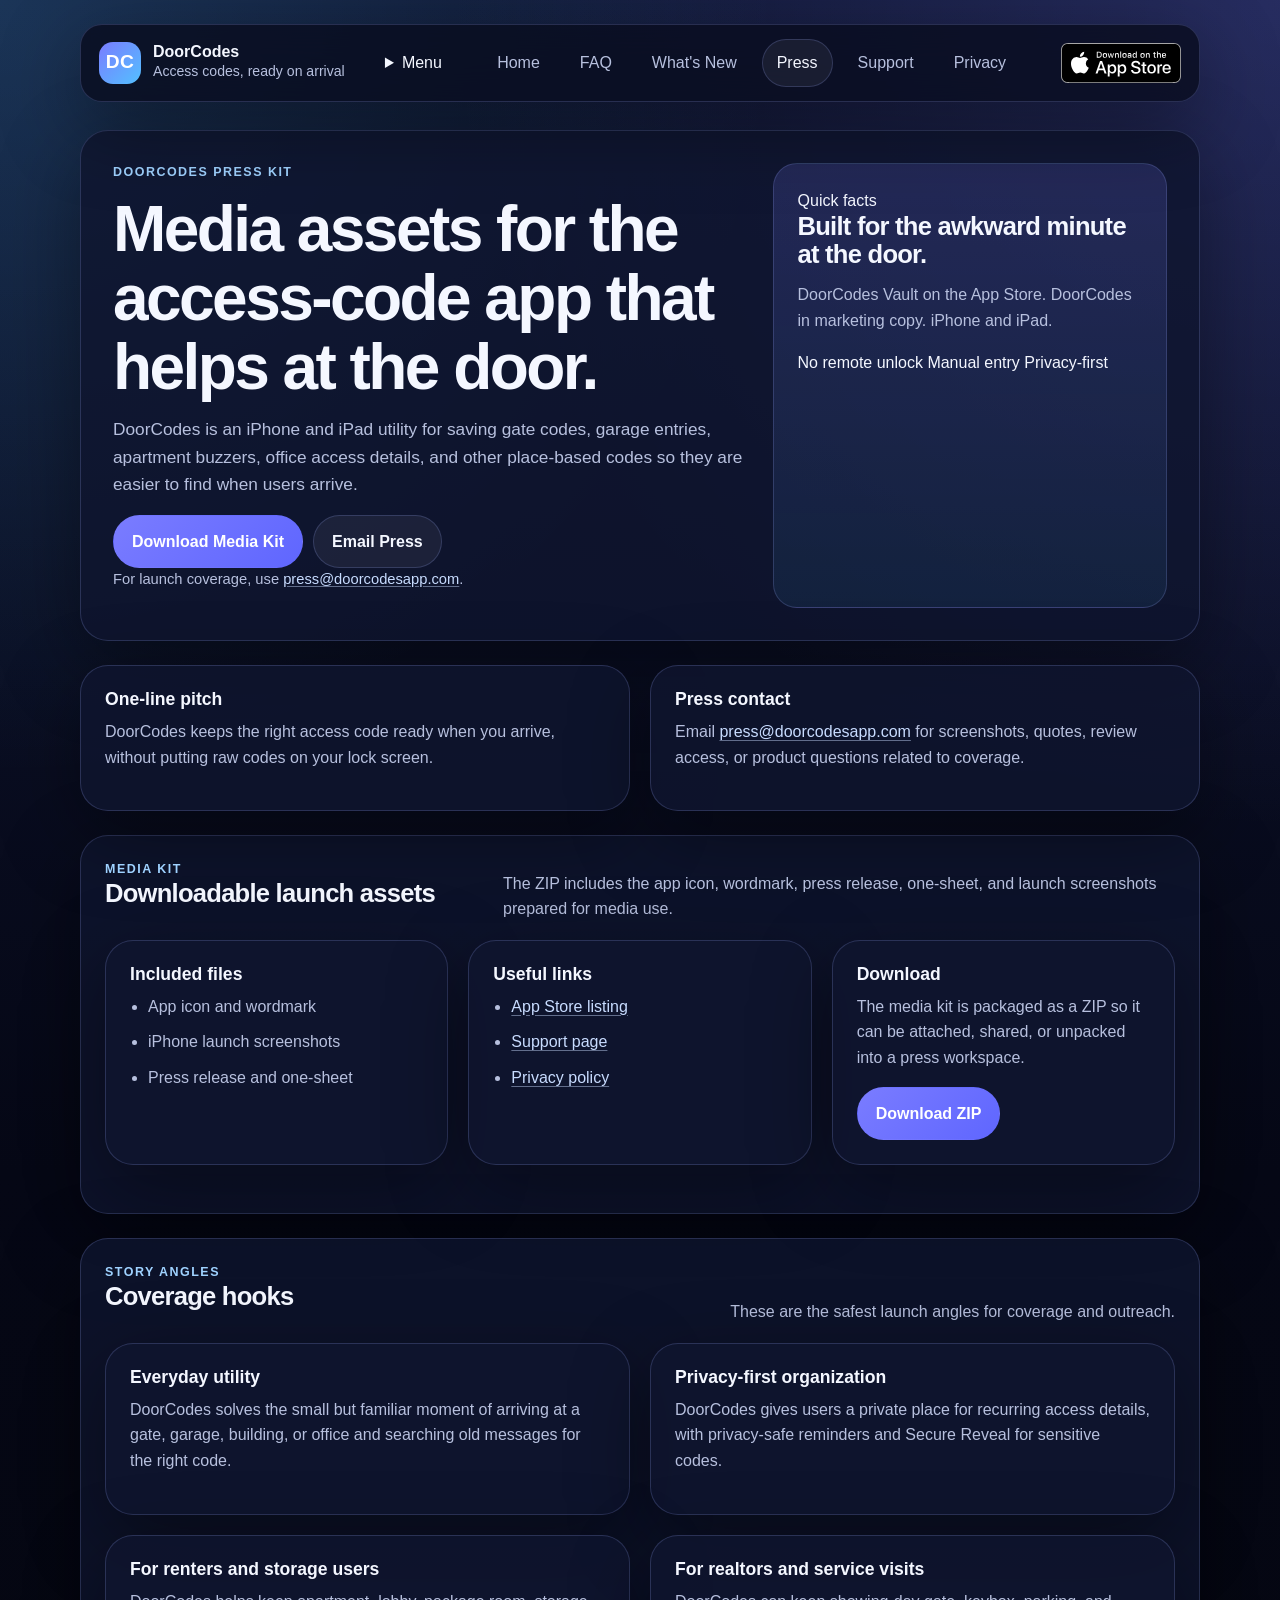
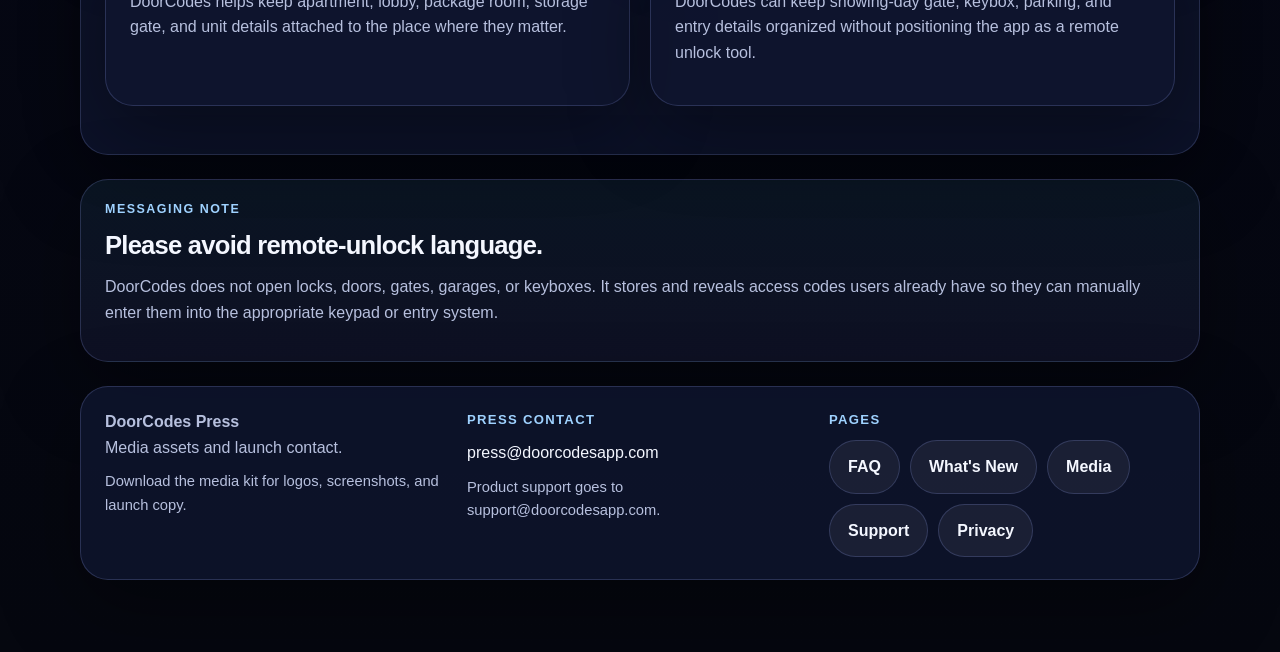
<file: press.html>
<!doctype html>
<html lang="en">
<head>
  <meta charset="utf-8">
  <meta name="viewport" content="width=device-width, initial-scale=1">
  <meta name="description" content="DoorCodes press kit, product summary, media assets, screenshots, and press contact for the iPhone and iPad access-code app.">
  <meta name="robots" content="index,follow">
  <meta name="theme-color" content="#060816">
  <link rel="canonical" href="https://doorcodesapp.com/press.html">
  <link rel="icon" type="image/png" href="assets/doorcodes-favicon-512.png">
  <link rel="apple-touch-icon" href="assets/apple-touch-icon.png">
  <meta property="og:site_name" content="DoorCodes">
  <meta property="og:type" content="website">
  <meta property="og:title" content="DoorCodes Press Kit | Media assets and contact">
  <meta property="og:description" content="Download DoorCodes media assets, screenshots, product copy, and press contact details.">
  <meta property="og:url" content="https://doorcodesapp.com/press.html">
  <meta property="og:image" content="https://doorcodesapp.com/assets/doorcodes-social-preview.png">
  <meta property="og:image:alt" content="DoorCodes website preview art for the privacy-first access-code app.">
  <meta name="twitter:card" content="summary_large_image">
  <meta name="twitter:title" content="DoorCodes Press Kit | Media assets and contact">
  <meta name="twitter:description" content="Download DoorCodes media assets, screenshots, product copy, and press contact details.">
  <meta name="twitter:image" content="https://doorcodesapp.com/assets/doorcodes-social-preview.png">
  <title>DoorCodes Press Kit | Media assets and contact</title>
  <link rel="stylesheet" href="site.css">
</head>
<body>
  <div class="shell">
    <header class="topbar">
      <div class="brand">
        <div class="brand-mark">DC</div>
        <div class="brand-copy">
          <strong>DoorCodes</strong>
          <span>Access codes, ready on arrival</span>
        </div>
      </div>
      <details class="mobile-menu">
        <summary>Menu</summary>
        <nav class="mobile-nav" aria-label="Mobile primary">
          <a href="index.html">Home</a>
          <a href="faq.html">FAQ</a>
          <a href="whats-new.html">What's New</a>
          <a class="active" href="press.html">Press</a>
          <a href="support.html">Support</a>
          <a href="privacy.html">Privacy</a>
        </nav>
      </details>
      <nav class="nav" aria-label="Primary">
        <a href="index.html">Home</a>
        <a href="faq.html">FAQ</a>
        <a href="whats-new.html">What's New</a>
        <a class="active" href="press.html">Press</a>
        <a href="support.html">Support</a>
        <a href="privacy.html">Privacy</a>
      </nav>
      <a class="nav-cta app-store-badge-link" href="https://apps.apple.com/us/app/doorcodes-vault/id6761863570" aria-label="Download DoorCodes on the App Store">
        <img class="app-store-badge" src="assets/download-on-app-store.svg" alt="Download on the App Store">
      </a>
    </header>

    <main>
      <section class="hero page-hero press-page-hero">
        <div>
          <p class="eyebrow">DoorCodes Press Kit</p>
          <h1>Media assets for the access-code app that helps at the door.</h1>
          <p class="lede">DoorCodes is an iPhone and iPad utility for saving gate codes, garage entries, apartment buzzers, office access details, and other place-based codes so they are easier to find when users arrive.</p>
          <div class="button-row">
            <a class="button primary" href="media-kit/doorcodes-media-kit.zip">Download Media Kit</a>
            <a class="button secondary" href="mailto:press@doorcodesapp.com?subject=DoorCodes%20Press">Email Press</a>
          </div>
          <p class="cta-note small">For launch coverage, use <a class="inline-link" href="mailto:press@doorcodesapp.com?subject=DoorCodes%20Press">press@doorcodesapp.com</a>.</p>
        </div>

        <aside class="hero-card visual-hero-card press-visual-card">
          <div class="press-visual-strip" aria-hidden="true"></div>
          <div class="hero-visual-copy">
            <span class="visual-label">Quick facts</span>
            <h2>Built for the awkward minute at the door.</h2>
            <p>DoorCodes Vault on the App Store. DoorCodes in marketing copy. iPhone and iPad.</p>
          </div>
          <div class="visual-metric-row" aria-label="Press quick facts">
            <span>No remote unlock</span>
            <span>Manual entry</span>
            <span>Privacy-first</span>
          </div>
        </aside>
      </section>

      <section class="grid">
        <article class="card span-6">
          <h3>One-line pitch</h3>
          <p>DoorCodes keeps the right access code ready when you arrive, without putting raw codes on your lock screen.</p>
        </article>

        <article class="card span-6">
          <h3>Press contact</h3>
          <p>Email <a class="inline-link" href="mailto:press@doorcodesapp.com?subject=DoorCodes%20Press">press@doorcodesapp.com</a> for screenshots, quotes, review access, or product questions related to coverage.</p>
        </article>
      </section>

      <section class="section">
        <div class="section-header">
          <div>
            <p class="eyebrow">Media Kit</p>
            <h2>Downloadable launch assets</h2>
          </div>
          <p>The ZIP includes the app icon, wordmark, press release, one-sheet, and launch screenshots prepared for media use.</p>
        </div>
        <div class="grid">
          <article class="card span-4">
            <h3>Included files</h3>
            <ul>
              <li>App icon and wordmark</li>
              <li>iPhone launch screenshots</li>
              <li>Press release and one-sheet</li>
            </ul>
          </article>
          <article class="card span-4">
            <h3>Useful links</h3>
            <ul>
              <li><a class="inline-link" href="https://apps.apple.com/us/app/doorcodes-vault/id6761863570">App Store listing</a></li>
              <li><a class="inline-link" href="support.html">Support page</a></li>
              <li><a class="inline-link" href="privacy.html">Privacy policy</a></li>
            </ul>
          </article>
          <article class="card span-4">
            <h3>Download</h3>
            <p>The media kit is packaged as a ZIP so it can be attached, shared, or unpacked into a press workspace.</p>
            <a class="button primary" href="media-kit/doorcodes-media-kit.zip">Download ZIP</a>
          </article>
        </div>
      </section>

      <section class="section">
        <div class="section-header">
          <div>
            <p class="eyebrow">Story Angles</p>
            <h2>Coverage hooks</h2>
          </div>
          <p>These are the safest launch angles for coverage and outreach.</p>
        </div>
        <div class="grid">
          <article class="card span-6">
            <h3>Everyday utility</h3>
            <p>DoorCodes solves the small but familiar moment of arriving at a gate, garage, building, or office and searching old messages for the right code.</p>
          </article>
          <article class="card span-6">
            <h3>Privacy-first organization</h3>
            <p>DoorCodes gives users a private place for recurring access details, with privacy-safe reminders and Secure Reveal for sensitive codes.</p>
          </article>
          <article class="card span-6">
            <h3>For renters and storage users</h3>
            <p>DoorCodes helps keep apartment, lobby, package room, storage gate, and unit details attached to the place where they matter.</p>
          </article>
          <article class="card span-6">
            <h3>For realtors and service visits</h3>
            <p>DoorCodes can keep showing-day gate, keybox, parking, and entry details organized without positioning the app as a remote unlock tool.</p>
          </article>
        </div>
      </section>

      <section class="callout">
        <p class="eyebrow">Messaging Note</p>
        <h2>Please avoid remote-unlock language.</h2>
        <p>DoorCodes does not open locks, doors, gates, garages, or keyboxes. It stores and reveals access codes users already have so they can manually enter them into the appropriate keypad or entry system.</p>
      </section>
    </main>

    <footer class="footer">
      <div class="footer-block">
        <p><strong>DoorCodes Press</strong><br><span class="muted">Media assets and launch contact.</span></p>
        <p class="small footer-note">Download the media kit for logos, screenshots, and launch copy.</p>
      </div>
      <div class="footer-block">
        <p class="footer-title">Press Contact</p>
        <a class="footer-link" href="mailto:press@doorcodesapp.com?subject=DoorCodes%20Press">press@doorcodesapp.com</a>
        <p class="small muted">Product support goes to support@doorcodesapp.com.</p>
      </div>
      <div class="footer-block">
        <p class="footer-title">Pages</p>
        <div class="meta-row">
          <a class="button secondary" href="faq.html">FAQ</a>
          <a class="button secondary" href="whats-new.html">What's New</a>
          <a class="button secondary" href="media-kit/doorcodes-media-kit.zip">Media</a>
          <a class="button secondary" href="support.html">Support</a>
          <a class="button secondary" href="privacy.html">Privacy</a>
        </div>
      </div>
    </footer>
  </div>
</body>
</html>
</file>
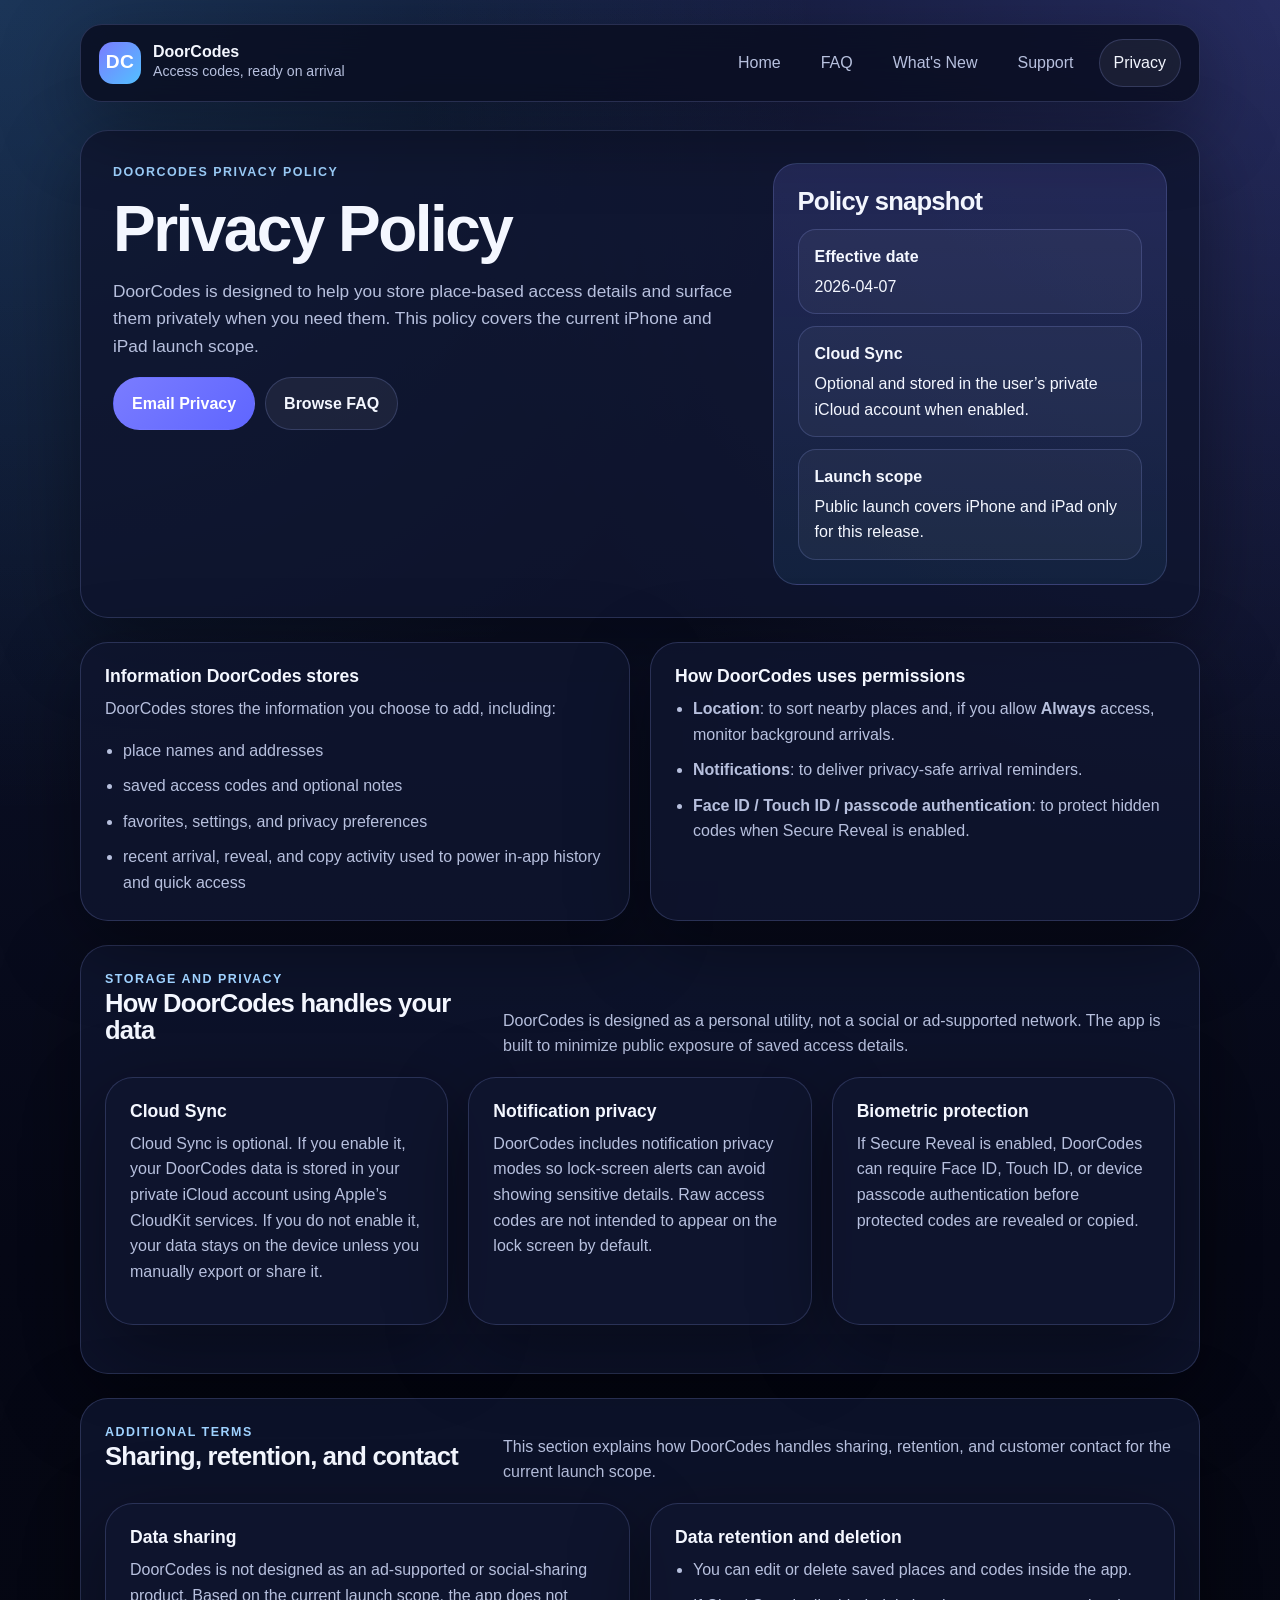
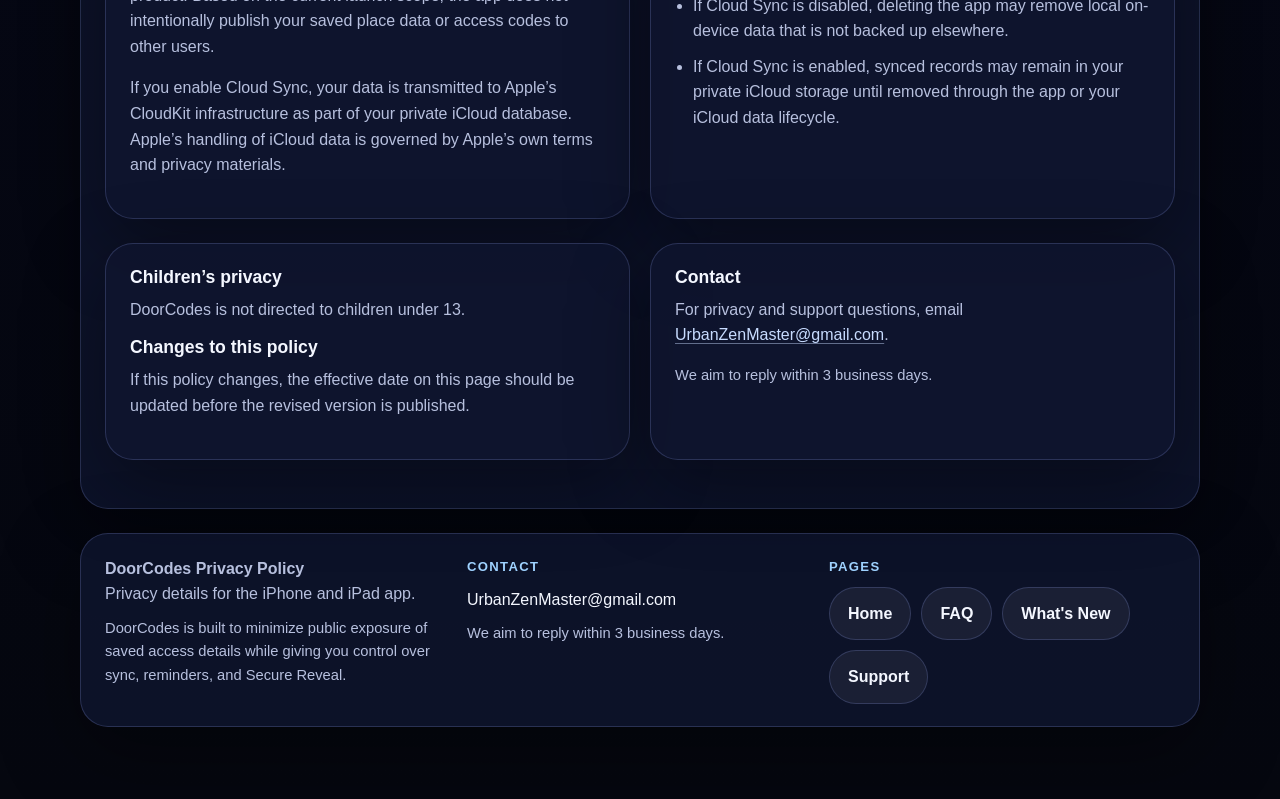
<file: privacy.html>
<!doctype html>
<html lang="en">
<head>
  <meta charset="utf-8">
  <meta name="viewport" content="width=device-width, initial-scale=1">
  <meta name="description" content="Privacy policy for the DoorCodes iPhone and iPad app, including launch-scope data handling, permissions, and contact details.">
  <meta name="robots" content="index,follow">
  <meta name="theme-color" content="#060816">
  <link rel="canonical" href="https://doorcodesapp.com/privacy.html">
  <link rel="icon" type="image/png" href="assets/doorcodes-favicon-512.png">
  <link rel="apple-touch-icon" href="assets/apple-touch-icon.png">
  <meta property="og:site_name" content="DoorCodes">
  <meta property="og:type" content="website">
  <meta property="og:title" content="DoorCodes Privacy Policy | iPhone and iPad">
  <meta property="og:description" content="Review how DoorCodes handles saved access details, permissions, notification privacy, and optional iCloud sync for the iPhone and iPad launch.">
  <meta property="og:url" content="https://doorcodesapp.com/privacy.html">
  <meta property="og:image" content="https://doorcodesapp.com/assets/doorcodes-social-preview.png">
  <meta property="og:image:alt" content="DoorCodes website preview art for the privacy-first access-code app.">
  <meta name="twitter:card" content="summary_large_image">
  <meta name="twitter:title" content="DoorCodes Privacy Policy | iPhone and iPad">
  <meta name="twitter:description" content="Review how DoorCodes handles saved access details, permissions, notification privacy, and optional iCloud sync for the iPhone and iPad launch.">
  <meta name="twitter:image" content="https://doorcodesapp.com/assets/doorcodes-social-preview.png">
  <title>DoorCodes Privacy Policy | iPhone and iPad</title>
  <link rel="stylesheet" href="site.css">
</head>
<body>
  <div class="shell">
    <header class="topbar">
      <div class="brand">
        <div class="brand-mark">DC</div>
        <div class="brand-copy">
          <strong>DoorCodes</strong>
          <span>Access codes, ready on arrival</span>
        </div>
      </div>
      <nav class="nav" aria-label="Primary">
        <a href="index.html">Home</a>
        <a href="faq.html">FAQ</a>
        <a href="whats-new.html">What's New</a>
        <a href="support.html">Support</a>
        <a class="active" href="privacy.html">Privacy</a>
      </nav>
    </header>

    <main>
      <section class="hero">
        <div>
          <p class="eyebrow">DoorCodes Privacy Policy</p>
          <h1>Privacy Policy</h1>
          <p class="lede">DoorCodes is designed to help you store place-based access details and surface them privately when you need them. This policy covers the current iPhone and iPad launch scope.</p>
          <div class="button-row">
            <a class="button primary" href="mailto:UrbanZenMaster@gmail.com?subject=DoorCodes%20Privacy">Email Privacy</a>
            <a class="button secondary" href="faq.html">Browse FAQ</a>
          </div>
        </div>

        <aside class="hero-card">
          <h2>Policy snapshot</h2>
          <div class="meta-list">
            <div class="meta-item">
              <strong>Effective date</strong>
              <span>2026-04-07</span>
            </div>
            <div class="meta-item">
              <strong>Cloud Sync</strong>
              <span>Optional and stored in the user’s private iCloud account when enabled.</span>
            </div>
            <div class="meta-item">
              <strong>Launch scope</strong>
              <span>Public launch covers iPhone and iPad only for this release.</span>
            </div>
          </div>
        </aside>
      </section>

      <section class="grid">
        <article class="card span-6">
          <h3>Information DoorCodes stores</h3>
          <p>DoorCodes stores the information you choose to add, including:</p>
          <ul>
            <li>place names and addresses</li>
            <li>saved access codes and optional notes</li>
            <li>favorites, settings, and privacy preferences</li>
            <li>recent arrival, reveal, and copy activity used to power in-app history and quick access</li>
          </ul>
        </article>

        <article class="card span-6">
          <h3>How DoorCodes uses permissions</h3>
          <ul>
            <li><strong>Location</strong>: to sort nearby places and, if you allow <strong>Always</strong> access, monitor background arrivals.</li>
            <li><strong>Notifications</strong>: to deliver privacy-safe arrival reminders.</li>
            <li><strong>Face ID / Touch ID / passcode authentication</strong>: to protect hidden codes when Secure Reveal is enabled.</li>
          </ul>
        </article>
      </section>

      <section class="section">
        <div class="section-header">
          <div>
            <p class="eyebrow">Storage And Privacy</p>
            <h2>How DoorCodes handles your data</h2>
          </div>
          <p>DoorCodes is designed as a personal utility, not a social or ad-supported network. The app is built to minimize public exposure of saved access details.</p>
        </div>
        <div class="grid">
          <article class="card span-4">
            <h3>Cloud Sync</h3>
            <p>Cloud Sync is optional. If you enable it, your DoorCodes data is stored in your private iCloud account using Apple’s CloudKit services. If you do not enable it, your data stays on the device unless you manually export or share it.</p>
          </article>
          <article class="card span-4">
            <h3>Notification privacy</h3>
            <p>DoorCodes includes notification privacy modes so lock-screen alerts can avoid showing sensitive details. Raw access codes are not intended to appear on the lock screen by default.</p>
          </article>
          <article class="card span-4">
            <h3>Biometric protection</h3>
            <p>If Secure Reveal is enabled, DoorCodes can require Face ID, Touch ID, or device passcode authentication before protected codes are revealed or copied.</p>
          </article>
        </div>
      </section>

      <section class="section">
        <div class="section-header">
          <div>
            <p class="eyebrow">Additional Terms</p>
            <h2>Sharing, retention, and contact</h2>
          </div>
          <p>This section explains how DoorCodes handles sharing, retention, and customer contact for the current launch scope.</p>
        </div>
        <div class="grid">
          <article class="card span-6">
            <h3>Data sharing</h3>
            <p>DoorCodes is not designed as an ad-supported or social-sharing product. Based on the current launch scope, the app does not intentionally publish your saved place data or access codes to other users.</p>
            <p>If you enable Cloud Sync, your data is transmitted to Apple’s CloudKit infrastructure as part of your private iCloud database. Apple’s handling of iCloud data is governed by Apple’s own terms and privacy materials.</p>
          </article>
          <article class="card span-6">
            <h3>Data retention and deletion</h3>
            <ul>
              <li>You can edit or delete saved places and codes inside the app.</li>
              <li>If Cloud Sync is disabled, deleting the app may remove local on-device data that is not backed up elsewhere.</li>
              <li>If Cloud Sync is enabled, synced records may remain in your private iCloud storage until removed through the app or your iCloud data lifecycle.</li>
            </ul>
          </article>
        </div>

        <div class="grid">
          <article class="card span-6">
            <h3>Children’s privacy</h3>
            <p>DoorCodes is not directed to children under 13.</p>
            <h3>Changes to this policy</h3>
            <p>If this policy changes, the effective date on this page should be updated before the revised version is published.</p>
          </article>
          <article class="card span-6">
            <h3>Contact</h3>
            <p>For privacy and support questions, email <a class="inline-link" href="mailto:UrbanZenMaster@gmail.com?subject=DoorCodes%20Privacy">UrbanZenMaster@gmail.com</a>.</p>
            <p class="small">We aim to reply within 3 business days.</p>
          </article>
        </div>
      </section>
    </main>

    <footer class="footer">
      <div class="footer-block">
        <p><strong>DoorCodes Privacy Policy</strong><br><span class="muted">Privacy details for the iPhone and iPad app.</span></p>
        <p class="small footer-note">DoorCodes is built to minimize public exposure of saved access details while giving you control over sync, reminders, and Secure Reveal.</p>
      </div>
      <div class="footer-block">
        <p class="footer-title">Contact</p>
        <a class="footer-link" href="mailto:UrbanZenMaster@gmail.com?subject=DoorCodes%20Privacy">UrbanZenMaster@gmail.com</a>
        <p class="small muted">We aim to reply within 3 business days.</p>
      </div>
      <div class="footer-block">
        <p class="footer-title">Pages</p>
        <div class="meta-row">
          <a class="button secondary" href="index.html">Home</a>
          <a class="button secondary" href="faq.html">FAQ</a>
          <a class="button secondary" href="whats-new.html">What's New</a>
          <a class="button secondary" href="support.html">Support</a>
        </div>
      </div>
    </footer>
  </div>
</body>
</html>
</file>
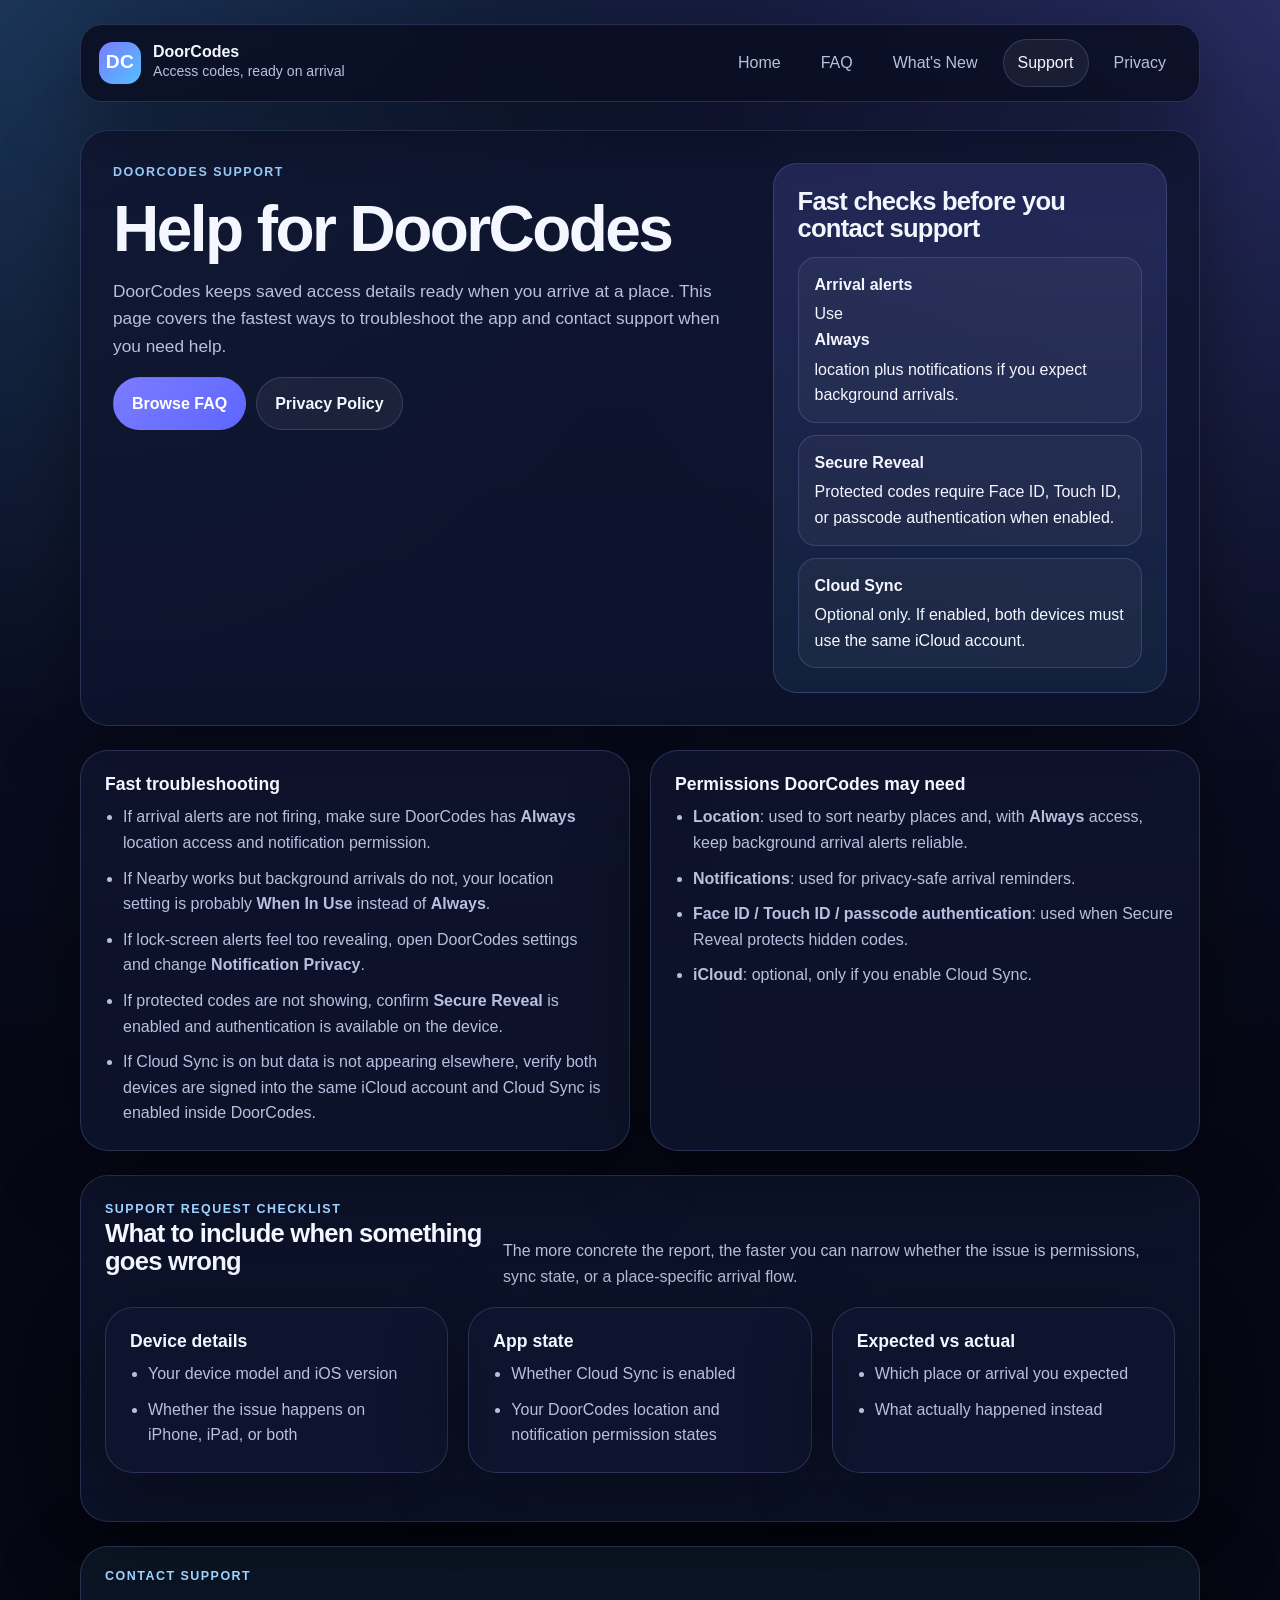
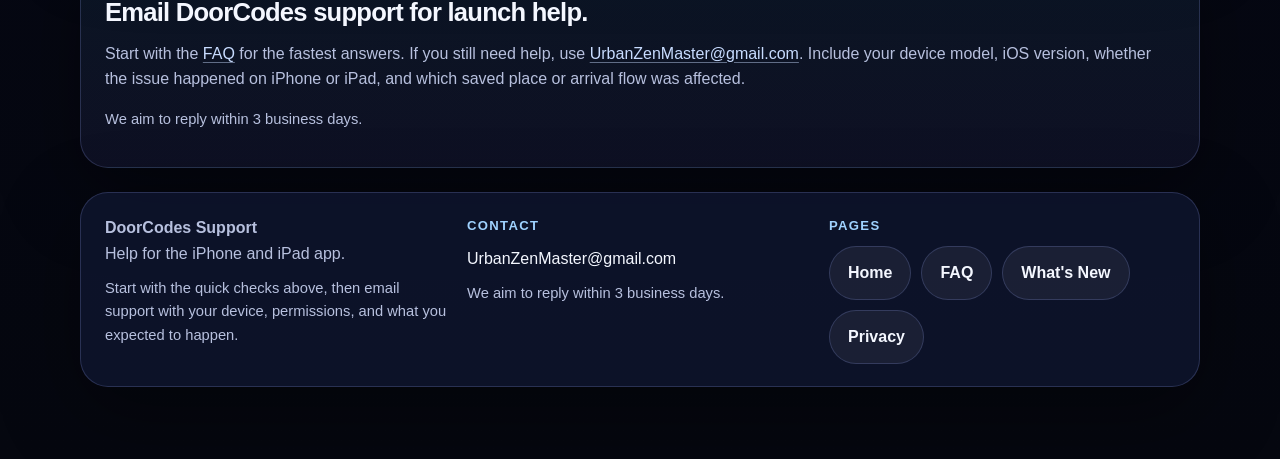
<file: support.html>
<!doctype html>
<html lang="en">
<head>
  <meta charset="utf-8">
  <meta name="viewport" content="width=device-width, initial-scale=1">
  <meta name="description" content="Support information, contact details, and troubleshooting guidance for the DoorCodes iPhone and iPad app.">
  <meta name="robots" content="index,follow">
  <meta name="theme-color" content="#060816">
  <link rel="canonical" href="https://doorcodesapp.com/support.html">
  <link rel="icon" type="image/png" href="assets/doorcodes-favicon-512.png">
  <link rel="apple-touch-icon" href="assets/apple-touch-icon.png">
  <meta property="og:site_name" content="DoorCodes">
  <meta property="og:type" content="website">
  <meta property="og:title" content="DoorCodes Support | iPhone and iPad help">
  <meta property="og:description" content="Get support for DoorCodes on iPhone and iPad, including contact details, permission checks, and launch-scope troubleshooting guidance.">
  <meta property="og:url" content="https://doorcodesapp.com/support.html">
  <meta property="og:image" content="https://doorcodesapp.com/assets/doorcodes-social-preview.png">
  <meta property="og:image:alt" content="DoorCodes website preview art for the privacy-first access-code app.">
  <meta name="twitter:card" content="summary_large_image">
  <meta name="twitter:title" content="DoorCodes Support | iPhone and iPad help">
  <meta name="twitter:description" content="Get support for DoorCodes on iPhone and iPad, including contact details, permission checks, and launch-scope troubleshooting guidance.">
  <meta name="twitter:image" content="https://doorcodesapp.com/assets/doorcodes-social-preview.png">
  <title>DoorCodes Support | iPhone and iPad help</title>
  <link rel="stylesheet" href="site.css">
</head>
<body>
  <div class="shell">
    <header class="topbar">
      <div class="brand">
        <div class="brand-mark">DC</div>
        <div class="brand-copy">
          <strong>DoorCodes</strong>
          <span>Access codes, ready on arrival</span>
        </div>
      </div>
      <nav class="nav" aria-label="Primary">
        <a href="index.html">Home</a>
        <a href="faq.html">FAQ</a>
        <a href="whats-new.html">What's New</a>
        <a class="active" href="support.html">Support</a>
        <a href="privacy.html">Privacy</a>
      </nav>
    </header>

    <main>
      <section class="hero">
        <div>
          <p class="eyebrow">DoorCodes Support</p>
          <h1>Help for DoorCodes</h1>
          <p class="lede">DoorCodes keeps saved access details ready when you arrive at a place. This page covers the fastest ways to troubleshoot the app and contact support when you need help.</p>
          <div class="button-row">
            <a class="button primary" href="faq.html">Browse FAQ</a>
            <a class="button secondary" href="privacy.html">Privacy Policy</a>
          </div>
        </div>

        <aside class="hero-card">
          <h2>Fast checks before you contact support</h2>
          <div class="meta-list">
            <div class="meta-item">
              <strong>Arrival alerts</strong>
              <span>Use <strong>Always</strong> location plus notifications if you expect background arrivals.</span>
            </div>
            <div class="meta-item">
              <strong>Secure Reveal</strong>
              <span>Protected codes require Face ID, Touch ID, or passcode authentication when enabled.</span>
            </div>
            <div class="meta-item">
              <strong>Cloud Sync</strong>
              <span>Optional only. If enabled, both devices must use the same iCloud account.</span>
            </div>
          </div>
        </aside>
      </section>

      <section class="grid">
        <article class="card span-6">
          <h3>Fast troubleshooting</h3>
          <ul>
            <li>If arrival alerts are not firing, make sure DoorCodes has <strong>Always</strong> location access and notification permission.</li>
            <li>If Nearby works but background arrivals do not, your location setting is probably <strong>When In Use</strong> instead of <strong>Always</strong>.</li>
            <li>If lock-screen alerts feel too revealing, open DoorCodes settings and change <strong>Notification Privacy</strong>.</li>
            <li>If protected codes are not showing, confirm <strong>Secure Reveal</strong> is enabled and authentication is available on the device.</li>
            <li>If Cloud Sync is on but data is not appearing elsewhere, verify both devices are signed into the same iCloud account and Cloud Sync is enabled inside DoorCodes.</li>
          </ul>
        </article>

        <article class="card span-6">
          <h3>Permissions DoorCodes may need</h3>
          <ul>
            <li><strong>Location</strong>: used to sort nearby places and, with <strong>Always</strong> access, keep background arrival alerts reliable.</li>
            <li><strong>Notifications</strong>: used for privacy-safe arrival reminders.</li>
            <li><strong>Face ID / Touch ID / passcode authentication</strong>: used when Secure Reveal protects hidden codes.</li>
            <li><strong>iCloud</strong>: optional, only if you enable Cloud Sync.</li>
          </ul>
        </article>
      </section>

      <section class="section">
        <div class="section-header">
          <div>
            <p class="eyebrow">Support Request Checklist</p>
            <h2>What to include when something goes wrong</h2>
          </div>
          <p>The more concrete the report, the faster you can narrow whether the issue is permissions, sync state, or a place-specific arrival flow.</p>
        </div>
        <div class="grid">
          <article class="card span-4">
            <h3>Device details</h3>
            <ul>
              <li>Your device model and iOS version</li>
              <li>Whether the issue happens on iPhone, iPad, or both</li>
            </ul>
          </article>
          <article class="card span-4">
            <h3>App state</h3>
            <ul>
              <li>Whether Cloud Sync is enabled</li>
              <li>Your DoorCodes location and notification permission states</li>
            </ul>
          </article>
          <article class="card span-4">
            <h3>Expected vs actual</h3>
            <ul>
              <li>Which place or arrival you expected</li>
              <li>What actually happened instead</li>
            </ul>
          </article>
        </div>
      </section>

      <section class="callout">
        <p class="eyebrow">Contact Support</p>
        <h2>Email DoorCodes support for launch help.</h2>
        <p>Start with the <a class="inline-link" href="faq.html">FAQ</a> for the fastest answers. If you still need help, use <a class="inline-link" href="mailto:UrbanZenMaster@gmail.com?subject=DoorCodes%20Support">UrbanZenMaster@gmail.com</a>. Include your device model, iOS version, whether the issue happened on iPhone or iPad, and which saved place or arrival flow was affected.</p>
        <p class="small">We aim to reply within 3 business days.</p>
      </section>
    </main>

    <footer class="footer">
      <div class="footer-block">
        <p><strong>DoorCodes Support</strong><br><span class="muted">Help for the iPhone and iPad app.</span></p>
        <p class="small footer-note">Start with the quick checks above, then email support with your device, permissions, and what you expected to happen.</p>
      </div>
      <div class="footer-block">
        <p class="footer-title">Contact</p>
        <a class="footer-link" href="mailto:UrbanZenMaster@gmail.com?subject=DoorCodes%20Support">UrbanZenMaster@gmail.com</a>
        <p class="small muted">We aim to reply within 3 business days.</p>
      </div>
      <div class="footer-block">
        <p class="footer-title">Pages</p>
        <div class="meta-row">
          <a class="button secondary" href="index.html">Home</a>
          <a class="button secondary" href="faq.html">FAQ</a>
          <a class="button secondary" href="whats-new.html">What's New</a>
          <a class="button secondary" href="privacy.html">Privacy</a>
        </div>
      </div>
    </footer>
  </div>
</body>
</html>
</file>
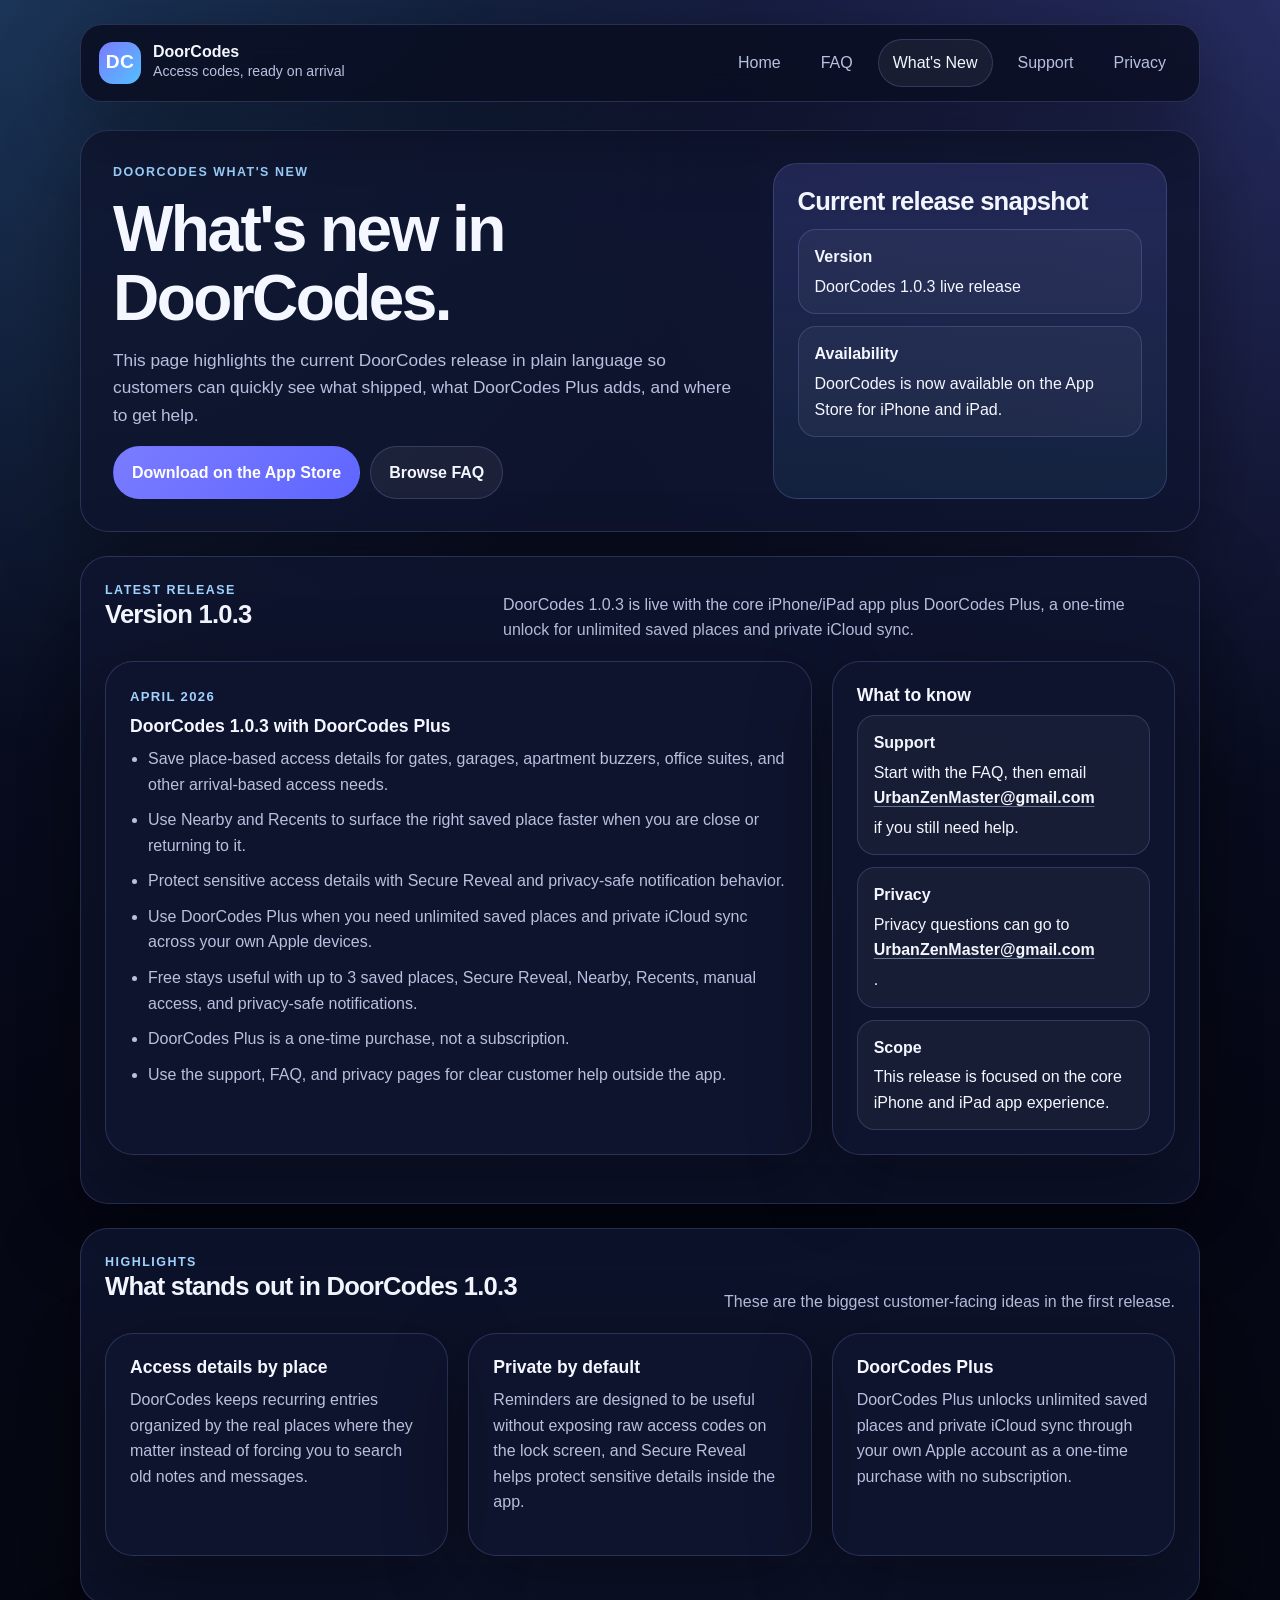
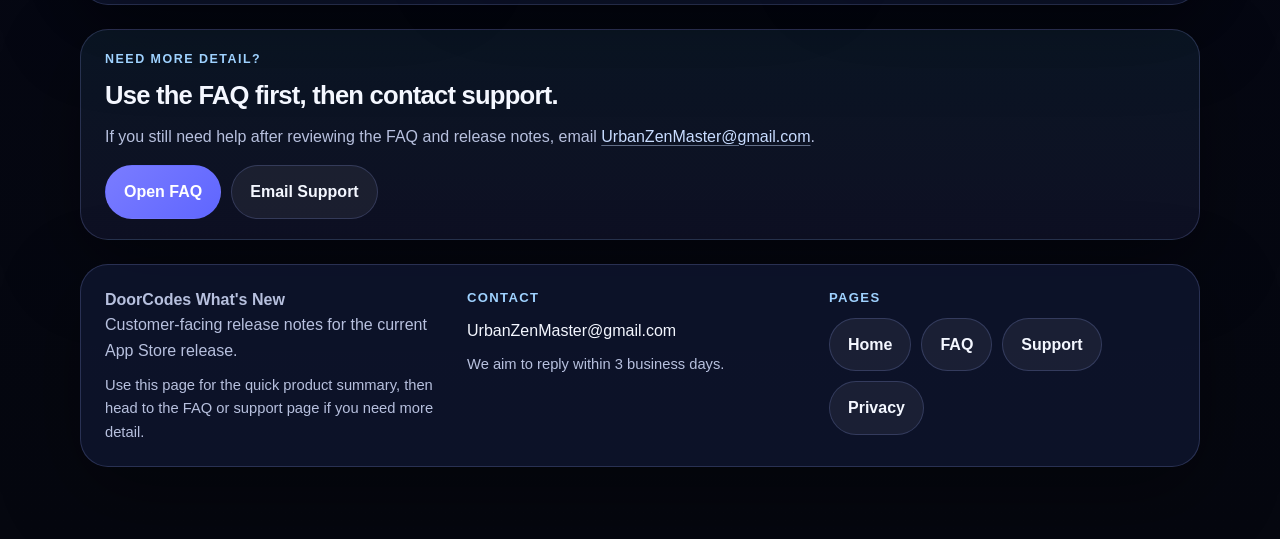
<file: whats-new.html>
<!doctype html>
<html lang="en">
<head>
  <meta charset="utf-8">
  <meta name="viewport" content="width=device-width, initial-scale=1">
  <meta name="description" content="See what changed in DoorCodes, including the current customer release, launch scope, and recent customer-facing website additions.">
  <meta name="robots" content="index,follow">
  <meta name="theme-color" content="#060816">
  <link rel="canonical" href="https://doorcodesapp.com/whats-new.html">
  <link rel="icon" type="image/png" href="assets/doorcodes-favicon-512.png">
  <link rel="apple-touch-icon" href="assets/apple-touch-icon.png">
  <meta property="og:site_name" content="DoorCodes">
  <meta property="og:type" content="website">
  <meta property="og:title" content="DoorCodes What's New | Customer release notes">
  <meta property="og:description" content="See what changed in DoorCodes, including the current customer release, launch scope, and recent customer-facing website additions.">
  <meta property="og:url" content="https://doorcodesapp.com/whats-new.html">
  <meta property="og:image" content="https://doorcodesapp.com/assets/doorcodes-social-preview.png">
  <meta property="og:image:alt" content="DoorCodes website preview art for the privacy-first access-code app.">
  <meta name="twitter:card" content="summary_large_image">
  <meta name="twitter:title" content="DoorCodes What's New | Customer release notes">
  <meta name="twitter:description" content="See what changed in DoorCodes, including the current customer release, launch scope, and recent customer-facing website additions.">
  <meta name="twitter:image" content="https://doorcodesapp.com/assets/doorcodes-social-preview.png">
  <title>DoorCodes What's New | Customer release notes</title>
  <link rel="stylesheet" href="site.css">
</head>
<body>
  <div class="shell">
    <header class="topbar">
      <div class="brand">
        <div class="brand-mark">DC</div>
        <div class="brand-copy">
          <strong>DoorCodes</strong>
          <span>Access codes, ready on arrival</span>
        </div>
      </div>
      <nav class="nav" aria-label="Primary">
        <a href="index.html">Home</a>
        <a href="faq.html">FAQ</a>
        <a class="active" href="whats-new.html">What's New</a>
        <a href="support.html">Support</a>
        <a href="privacy.html">Privacy</a>
      </nav>
    </header>

    <main>
      <section class="hero">
        <div>
          <p class="eyebrow">DoorCodes What's New</p>
          <h1>What's new in DoorCodes.</h1>
          <p class="lede">This page highlights the current DoorCodes release in plain language so customers can quickly see what shipped, what DoorCodes Plus adds, and where to get help.</p>
          <div class="button-row">
            <a class="button primary" href="https://apps.apple.com/us/app/doorcodes-vault/id6761863570">Download on the App Store</a>
            <a class="button secondary" href="faq.html">Browse FAQ</a>
          </div>
        </div>

        <aside class="hero-card">
          <h2>Current release snapshot</h2>
          <div class="meta-list">
            <div class="meta-item">
              <strong>Version</strong>
              <span>DoorCodes 1.0.3 live release</span>
            </div>
            <div class="meta-item">
              <strong>Availability</strong>
              <span>DoorCodes is now available on the App Store for iPhone and iPad.</span>
            </div>
          </div>
        </aside>
      </section>

      <section class="section">
        <div class="section-header">
          <div>
            <p class="eyebrow">Latest Release</p>
            <h2>Version 1.0.3</h2>
          </div>
          <p>DoorCodes 1.0.3 is live with the core iPhone/iPad app plus DoorCodes Plus, a one-time unlock for unlimited saved places and private iCloud sync.</p>
        </div>
        <div class="grid">
          <article class="card span-8">
            <p class="release-label">April 2026</p>
            <h3>DoorCodes 1.0.3 with DoorCodes Plus</h3>
            <ul>
              <li>Save place-based access details for gates, garages, apartment buzzers, office suites, and other arrival-based access needs.</li>
              <li>Use Nearby and Recents to surface the right saved place faster when you are close or returning to it.</li>
              <li>Protect sensitive access details with Secure Reveal and privacy-safe notification behavior.</li>
              <li>Use DoorCodes Plus when you need unlimited saved places and private iCloud sync across your own Apple devices.</li>
              <li>Free stays useful with up to 3 saved places, Secure Reveal, Nearby, Recents, manual access, and privacy-safe notifications.</li>
              <li>DoorCodes Plus is a one-time purchase, not a subscription.</li>
              <li>Use the support, FAQ, and privacy pages for clear customer help outside the app.</li>
          </ul>
          </article>
          <article class="card span-4">
            <h3>What to know</h3>
            <div class="meta-list">
              <div class="meta-item">
                <strong>Support</strong>
                <span>Start with the FAQ, then email <a class="inline-link" href="mailto:UrbanZenMaster@gmail.com?subject=DoorCodes%20Support"><strong>UrbanZenMaster@gmail.com</strong></a> if you still need help.</span>
              </div>
              <div class="meta-item">
                <strong>Privacy</strong>
                <span>Privacy questions can go to <a class="inline-link" href="mailto:UrbanZenMaster@gmail.com?subject=DoorCodes%20Privacy"><strong>UrbanZenMaster@gmail.com</strong></a>.</span>
              </div>
              <div class="meta-item">
                <strong>Scope</strong>
                <span>This release is focused on the core iPhone and iPad app experience.</span>
              </div>
            </div>
          </article>
        </div>
      </section>

      <section class="section">
        <div class="section-header">
          <div>
            <p class="eyebrow">Highlights</p>
            <h2>What stands out in DoorCodes 1.0.3</h2>
          </div>
          <p>These are the biggest customer-facing ideas in the first release.</p>
        </div>
        <div class="grid">
          <article class="card span-4">
            <h3>Access details by place</h3>
            <p>DoorCodes keeps recurring entries organized by the real places where they matter instead of forcing you to search old notes and messages.</p>
          </article>
          <article class="card span-4">
            <h3>Private by default</h3>
            <p>Reminders are designed to be useful without exposing raw access codes on the lock screen, and Secure Reveal helps protect sensitive details inside the app.</p>
          </article>
          <article class="card span-4">
            <h3>DoorCodes Plus</h3>
            <p>DoorCodes Plus unlocks unlimited saved places and private iCloud sync through your own Apple account as a one-time purchase with no subscription.</p>
          </article>
        </div>
      </section>

      <section class="callout">
        <p class="eyebrow">Need More Detail?</p>
        <h2>Use the FAQ first, then contact support.</h2>
        <p>If you still need help after reviewing the FAQ and release notes, email <a class="inline-link" href="mailto:UrbanZenMaster@gmail.com?subject=DoorCodes%20Support">UrbanZenMaster@gmail.com</a>.</p>
        <div class="button-row">
          <a class="button primary" href="faq.html">Open FAQ</a>
          <a class="button secondary" href="mailto:UrbanZenMaster@gmail.com?subject=DoorCodes%20Support">Email Support</a>
        </div>
      </section>
    </main>

    <footer class="footer">
      <div class="footer-block">
        <p><strong>DoorCodes What's New</strong><br><span class="muted">Customer-facing release notes for the current App Store release.</span></p>
        <p class="small footer-note">Use this page for the quick product summary, then head to the FAQ or support page if you need more detail.</p>
      </div>
      <div class="footer-block">
        <p class="footer-title">Contact</p>
        <a class="footer-link" href="mailto:UrbanZenMaster@gmail.com?subject=DoorCodes%20Support">UrbanZenMaster@gmail.com</a>
        <p class="small muted">We aim to reply within 3 business days.</p>
      </div>
      <div class="footer-block">
        <p class="footer-title">Pages</p>
        <div class="meta-row">
          <a class="button secondary" href="index.html">Home</a>
          <a class="button secondary" href="faq.html">FAQ</a>
          <a class="button secondary" href="support.html">Support</a>
          <a class="button secondary" href="privacy.html">Privacy</a>
        </div>
      </div>
    </footer>
  </div>
</body>
</html>
</file>
<file: site.css>
:root {
  color-scheme: dark;
  --bg: #060816;
  --bg-accent: #0f1633;
  --surface: rgba(15, 21, 47, 0.82);
  --surface-strong: rgba(19, 27, 58, 0.96);
  --surface-soft: rgba(255, 255, 255, 0.06);
  --text: #f4f7ff;
  --muted: #b7c0de;
  --accent: #7a7cff;
  --accent-strong: #5f66ff;
  --accent-soft: rgba(122, 124, 255, 0.18);
  --border: rgba(156, 170, 255, 0.2);
  --success: #81dca6;
  --shadow: 0 24px 80px rgba(0, 0, 0, 0.38);
}

* {
  box-sizing: border-box;
}

html {
  scroll-behavior: smooth;
}

body {
  margin: 0;
  min-height: 100vh;
  font-family: "SF Pro Text", "Helvetica Neue", Helvetica, Arial, sans-serif;
  line-height: 1.6;
  color: var(--text);
  background:
    radial-gradient(circle at top left, rgba(82, 194, 255, 0.18), transparent 30%),
    radial-gradient(circle at top right, rgba(122, 124, 255, 0.22), transparent 32%),
    linear-gradient(180deg, var(--bg-accent) 0%, var(--bg) 52%, #05070f 100%);
}

a {
  color: inherit;
  text-decoration: none;
}

a.inline-link {
  color: #c8dcff;
  text-decoration: underline;
  text-decoration-color: rgba(200, 220, 255, 0.45);
  text-underline-offset: 0.16em;
}

img {
  max-width: 100%;
  display: block;
}

.shell {
  width: min(1120px, calc(100% - 32px));
  margin: 0 auto;
  padding: 24px 0 72px;
}

.topbar {
  position: sticky;
  top: 16px;
  z-index: 10;
  display: flex;
  align-items: center;
  justify-content: space-between;
  gap: 16px;
  margin-bottom: 28px;
  padding: 14px 18px;
  border: 1px solid var(--border);
  border-radius: 22px;
  background: rgba(9, 13, 31, 0.82);
  backdrop-filter: blur(18px);
  box-shadow: var(--shadow);
}

.brand {
  display: flex;
  align-items: center;
  gap: 12px;
  min-width: 0;
}

.brand-mark {
  display: grid;
  place-items: center;
  width: 42px;
  height: 42px;
  border-radius: 14px;
  background: linear-gradient(135deg, var(--accent) 0%, #53c0ff 100%);
  color: white;
  font-size: 1.2rem;
  font-weight: 800;
  letter-spacing: 0.02em;
}

.brand-copy {
  min-width: 0;
}

.brand-copy strong {
  display: block;
  font-size: 1rem;
  line-height: 1.1;
}

.brand-copy span {
  display: block;
  color: var(--muted);
  font-size: 0.88rem;
}

.nav {
  display: flex;
  flex-wrap: wrap;
  gap: 10px;
}

.nav a {
  padding: 10px 14px;
  border-radius: 999px;
  border: 1px solid transparent;
  color: var(--muted);
  transition: 0.18s ease;
}

.nav a.active,
.nav a:hover {
  color: var(--text);
  border-color: var(--border);
  background: var(--surface-soft);
}

.hero,
.section,
.callout,
.card,
.footer {
  border: 1px solid var(--border);
  border-radius: 28px;
  background: var(--surface);
  box-shadow: var(--shadow);
}

.hero {
  display: grid;
  grid-template-columns: minmax(0, 1.45fr) minmax(300px, 0.9fr);
  gap: 24px;
  padding: 32px;
  margin-bottom: 24px;
}

.eyebrow {
  margin: 0 0 12px;
  color: #9fd2ff;
  font-size: 0.78rem;
  font-weight: 700;
  letter-spacing: 0.12em;
  text-transform: uppercase;
}

h1,
h2,
h3 {
  margin: 0 0 14px;
  line-height: 1.08;
}

h1 {
  font-size: clamp(2.4rem, 5vw, 4.6rem);
  letter-spacing: -0.04em;
}

h2 {
  font-size: clamp(1.6rem, 2vw, 2.2rem);
  letter-spacing: -0.03em;
}

h3 {
  font-size: 1.1rem;
}

p {
  margin: 0 0 16px;
  color: var(--muted);
}

.lede {
  font-size: 1.08rem;
  max-width: 48rem;
}

.hero-card,
.card,
.section {
  padding: 24px;
}

.hero-card {
  border-radius: 24px;
  background: linear-gradient(180deg, rgba(122, 124, 255, 0.18), rgba(82, 194, 255, 0.08));
  border: 1px solid var(--border);
}

.hero-badges,
.button-row,
.meta-row,
.pill-row {
  display: flex;
  flex-wrap: wrap;
  gap: 10px;
}

.badge,
.pill {
  display: inline-flex;
  align-items: center;
  gap: 8px;
  padding: 9px 13px;
  border-radius: 999px;
  border: 1px solid var(--border);
  background: var(--surface-soft);
  color: var(--text);
  font-size: 0.92rem;
}

.pill.success {
  color: var(--success);
}

.button {
  display: inline-flex;
  align-items: center;
  justify-content: center;
  padding: 13px 18px;
  border-radius: 999px;
  border: 1px solid var(--border);
  font-weight: 700;
  transition: 0.18s ease;
}

.button.primary {
  background: linear-gradient(135deg, var(--accent) 0%, var(--accent-strong) 100%);
  border-color: transparent;
  color: white;
}

.button.button-disabled {
  cursor: default;
  opacity: 0.72;
  pointer-events: none;
  user-select: none;
  box-shadow: inset 0 0 0 1px rgba(255, 255, 255, 0.14);
}

.button.secondary {
  background: var(--surface-soft);
  color: var(--text);
}

.button:hover {
  transform: translateY(-1px);
}

.grid {
  display: grid;
  grid-template-columns: repeat(12, minmax(0, 1fr));
  gap: 20px;
  margin-bottom: 24px;
}

.span-4 { grid-column: span 4; }
.span-5 { grid-column: span 5; }
.span-6 { grid-column: span 6; }
.span-7 { grid-column: span 7; }
.span-8 { grid-column: span 8; }
.span-12 { grid-column: span 12; }

.section {
  margin-bottom: 24px;
}

.section-header {
  display: flex;
  align-items: flex-end;
  justify-content: space-between;
  gap: 16px;
  margin-bottom: 18px;
}

.section-header p {
  max-width: 42rem;
  margin-bottom: 0;
}

.cta-note {
  max-width: 46rem;
}

.release-label {
  margin: 0 0 10px;
  color: #9fd2ff;
  font-size: 0.82rem;
  font-weight: 700;
  letter-spacing: 0.1em;
  text-transform: uppercase;
}

.card h3 {
  margin-bottom: 10px;
}

ul {
  margin: 0;
  padding-left: 18px;
  color: var(--muted);
}

li + li {
  margin-top: 10px;
}

.meta-list {
  display: grid;
  gap: 12px;
}

.meta-item {
  padding: 14px 16px;
  border-radius: 18px;
  border: 1px solid var(--border);
  background: rgba(255, 255, 255, 0.04);
}

.meta-item strong {
  display: block;
  margin-bottom: 4px;
  color: var(--text);
}

.screenshot-grid {
  display: grid;
  grid-template-columns: repeat(2, minmax(0, 1fr));
  gap: 20px;
}

.screenshot-card {
  border: 1px solid var(--border);
  border-radius: 24px;
  background: rgba(255, 255, 255, 0.03);
  overflow: hidden;
}

.screenshot-frame {
  padding: 18px 18px 0;
  background:
    radial-gradient(circle at top left, rgba(82, 194, 255, 0.12), transparent 40%),
    linear-gradient(180deg, rgba(122, 124, 255, 0.08), rgba(7, 10, 22, 0.02));
}

.screenshot-frame img {
  width: 100%;
  border-radius: 18px;
  border: 1px solid rgba(255, 255, 255, 0.08);
  box-shadow: 0 24px 40px rgba(0, 0, 0, 0.28);
}

.screenshot-meta {
  padding: 18px;
}

.screenshot-meta p {
  margin-bottom: 0;
}

.device-chip {
  display: inline-flex;
  align-items: center;
  margin-bottom: 10px;
  padding: 6px 10px;
  border-radius: 999px;
  border: 1px solid var(--border);
  background: var(--surface-soft);
  color: #9fd2ff;
  font-size: 0.78rem;
  font-weight: 700;
  letter-spacing: 0.08em;
  text-transform: uppercase;
}

.footer {
  padding: 22px 24px;
  display: grid;
  grid-template-columns: repeat(3, minmax(0, 1fr));
  gap: 16px;
}

.footer p {
  margin: 0;
}

.footer-block {
  display: grid;
  gap: 10px;
  align-content: start;
}

.footer-title {
  color: #9fd2ff;
  font-size: 0.82rem;
  font-weight: 700;
  letter-spacing: 0.1em;
  text-transform: uppercase;
}

.footer-link {
  color: var(--text);
  word-break: break-word;
}

.footer-note {
  max-width: 28rem;
}

.muted {
  color: var(--muted);
}

.small {
  font-size: 0.92rem;
}

.callout {
  padding: 20px 24px;
  margin-bottom: 24px;
  background: linear-gradient(180deg, rgba(82, 194, 255, 0.08), rgba(122, 124, 255, 0.08));
}

code {
  font-family: ui-monospace, SFMono-Regular, Menlo, Monaco, Consolas, monospace;
  font-size: 0.95em;
  color: #dce4ff;
}

@media (max-width: 900px) {
  .hero {
    grid-template-columns: 1fr;
  }

  .screenshot-grid {
    grid-template-columns: 1fr;
  }

  .span-4,
  .span-5,
  .span-6,
  .span-7,
  .span-8 {
    grid-column: span 12;
  }

  .topbar {
    position: static;
  }

  .footer {
    grid-template-columns: 1fr;
  }
}

@media (max-width: 620px) {
  .shell {
    width: min(100% - 20px, 1120px);
    padding-top: 12px;
  }

  .topbar {
    flex-direction: column;
    align-items: stretch;
    gap: 18px;
  }

  .brand {
    width: 100%;
  }

  .nav {
    display: grid;
    grid-template-columns: repeat(auto-fit, minmax(120px, 1fr));
    gap: 8px;
    width: 100%;
  }

  .nav a {
    display: flex;
    align-items: center;
    justify-content: center;
    min-height: 46px;
    text-align: center;
  }

  .topbar,
  .hero,
  .section,
  .callout,
  .footer {
    border-radius: 22px;
  }

  .hero,
  .section,
  .card,
  .hero-card,
  .callout,
  .footer {
    padding: 20px;
  }

  h1 {
    font-size: clamp(2.1rem, 11vw, 3.2rem);
  }
}
</file>
